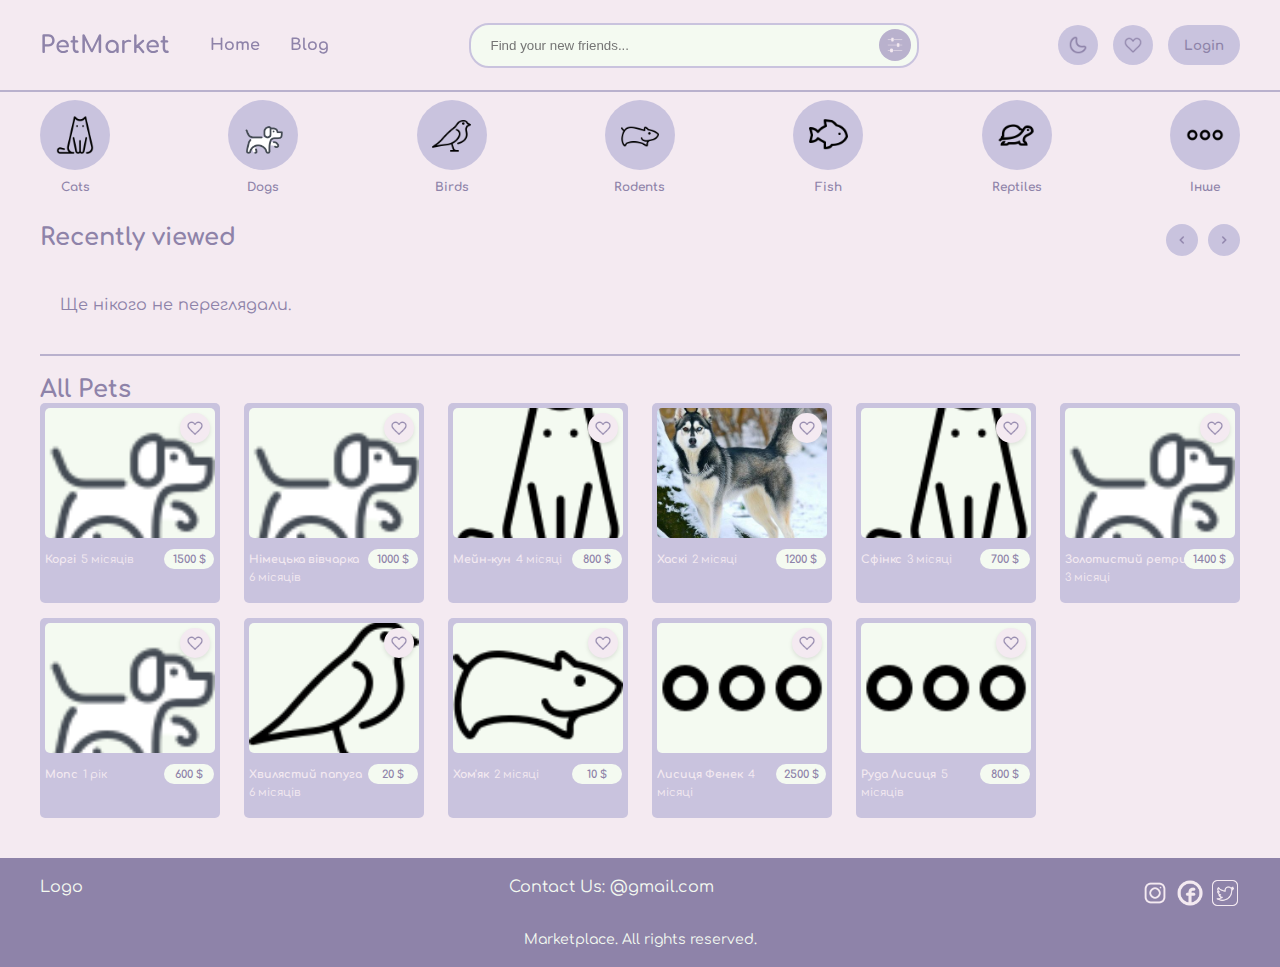
<file: index.html>
<!DOCTYPE html>
<html lang="uk">
<head>
    <meta charset="UTF-8">
    <meta name="viewport" content="width=device-width, initial-scale=1.0">
    <title>PetMarket - Головна</title>
    <link rel="icon" href="1/favicon.png" type="image/png">
    
    <script>
        (function() {
            if (localStorage.getItem('theme') === 'dark') {
                document.documentElement.classList.add('dark-theme');
            }
        })();
    </script>
    <link rel="preconnect" href="https://fonts.googleapis.com">
    <link rel="preconnect" href="https://fonts.gstatic.com" crossorigin>
    <link href="https://fonts.googleapis.com/css2?family=Comfortaa:wght@300;400;700&display=swap" rel="stylesheet">
    
    <script src="local-database.js"></script>
    <script src="theme.js"></script>
    <script src="auth.js"></script>

    <style>
        :root {
            --bg-page: #F4EAF1; --bg-element: #F4FAF1; --purple-light: #C9C3DE;
            --purple-medium: #B9B1CD; --purple-accent: #B6A8CA; --purple-dark: #8E83A9;
            --container-width: 1230px; --text-color: #8E83A9; --card-bg: #C9C3DE;
            --footer-bg: #8E83A9; --footer-text: #F4FAF1;
        }
        
        html.dark-theme, body.dark-theme, html.dark-theme body {
            --bg-page: #2E2B36; --bg-element: #3F3D4B; --purple-light: #4A4758;
            --purple-medium: #5D5A6E; --purple-accent: #8E83A9; --purple-dark: #F4EAF1;
            --text-color: #F4EAF1; --card-bg: #4A4758;
            --footer-bg: #1F1D24; --footer-text: #C9C3DE;
        }

        * { box-sizing: border-box; margin: 0; padding: 0; }
        body { font-family: 'Comfortaa', sans-serif; background-color: var(--bg-page); color: var(--text-color); margin: 0; transition: color 0.3s; }
        body.loaded { transition: background-color 0.3s, color 0.3s; }
        
        a { text-decoration: none; color: inherit; }
        ul { list-style: none; }
        button { font-family: 'Comfortaa', sans-serif; border: none; cursor: pointer; }
        .container { width: 100%; max-width: var(--container-width); margin: 0 auto; padding: 0 15px; }
        
        /* HEADER (z-index 100) */
        .header-wrapper { width: 100%; background: var(--bg-page); box-shadow: 0 2px 0 0 #B9B1CD; position: sticky; top: 0; z-index: 100; transition: background-color 0.3s; }
        .header { display: flex; align-items: center; justify-content: space-between; height: 90px; }
        .header-left { display: flex; gap: 40px; align-items: center; }
        .logo { font-weight: 700; font-size: 24px; color: var(--text-color); }
        .nav-menu { display: flex; gap: 30px; }
        .nav-link { font-weight: 700; color: var(--text-color); }
        .search-bar-container { position: relative; width: 450px; height: 45px; z-index: 10; }
        .search-input { width: 100%; height: 100%; background: var(--bg-element); border: 2px solid var(--purple-light); border-radius: 20px; padding: 0 50px 0 20px; outline: none; color: var(--text-color); transition: background 0.3s; }
        .filter-btn-mini { position: absolute; right: 8px; top: 50%; transform: translateY(-50%); width: 32px; height: 32px; background: var(--purple-medium); border-radius: 50%; display: flex; justify-content: center; align-items: center; cursor: pointer; z-index: 20; }
        .header-icons { display: flex; gap: 15px; z-index: 101; position: relative; }
        .icon-btn { width: 40px; height: 40px; border-radius: 50%; background: var(--purple-light); display: flex; justify-content: center; align-items: center; cursor: pointer; position: relative; transition: background 0.3s; }
        .icon-btn img { width: 20px; pointer-events: none; }
        .login-btn { padding: 8px 16px; background: var(--purple-light); border-radius: 20px; font-weight: 700; color: var(--text-color); cursor: pointer; position: relative; transition: background 0.3s; }

        .quick-filters-section { padding: 10px 0; }
        .quick-filters { display: flex; justify-content: space-between; overflow-x: auto; scrollbar-width: none; }
        .filter-circle-item { display: flex; flex-direction: column; align-items: center; gap: 10px; width: 70px; flex-shrink: 0; cursor: pointer; }
        .circle-icon { width: 70px; height: 70px; background: #C9C3DE; border-radius: 50%; display: flex; justify-content: center; align-items: center; overflow: hidden; }
        .circle-icon-img { width: 55%; height: 55%; object-fit: contain; }
        .filter-label { font-size: 12px; font-weight: 700; color: var(--text-color); }

        .recently-viewed-header { display: flex; justify-content: space-between; margin: 20px 0; }
        .section-title { font-size: 24px; font-weight: 700; color: var(--text-color); }
        .nav-arrows { display: flex; gap: 10px; }
        .nav-arrow { width: 32px; height: 32px; background: var(--purple-light); border-radius: 50%; display: flex; justify-content: center; align-items: center; cursor: pointer; transition: background 0.3s; }
        .nav-arrow img { width: 16px; }

        .carousel-viewport { overflow: hidden; padding: 15px 0; margin: -15px 0; }
        .carousel-track { display: flex; gap: 15px; width: max-content; transition: transform 0.4s; }

        .divider-line { width: 100%; height: 2px; background-color: #B9B1CD; margin: 20px 0; }
        .pets-grid { display: grid; grid-template-columns: repeat(auto-fill, 180px); gap: 15px; justify-content: space-between; }

        a.pet-card { display: flex; flex-direction: column; align-items: center; padding: 5px; gap: 6px; width: 180px; height: 200px; background: var(--card-bg); border-radius: 5px; text-decoration: none; position: relative; z-index: 1; transition: background 0.3s; }
        a.pet-card:hover { transform: translateY(-5px); box-shadow: 0 10px 15px rgba(0,0,0, 0.2); z-index: 10; }
        .pet-card-image-area { width: 170px; height: 130px; background: var(--bg-element); border-radius: 5px; background-size: cover; background-position: center; position: relative; transition: background 0.3s; }
        .like-button { position: absolute; top: 5px; right: 5px; width: 30px; height: 30px; background-color: #F4EAF1; background-size: 18px; background-position: center; background-repeat: no-repeat; border-radius: 50%; z-index: 2; border: none; cursor: pointer; box-shadow: 0 2px 4px rgba(0,0,0,0.1); }
        .pet-card-info { display: flex; width: 170px; padding-top: 5px; }
        .pet-card-text { width: 119px; }
        .pet-title { font-size: 11px; font-weight: 700; color: #F4EAF1; white-space: nowrap; overflow: hidden; text-overflow: ellipsis; }
        .pet-age { font-size: 11px; color: #F4EAF1; }
        .price-badge { width: 50px; height: 20px; background: var(--bg-element); border-radius: 50px; font-size: 11px; font-weight: 700; color: var(--purple-dark); display: flex; justify-content: center; align-items: center; transition: background 0.3s; }

        .footer { background: var(--footer-bg); color: var(--footer-text); padding: 20px 0; margin-top: 40px; transition: background-color 0.3s; }
        .footer-content { display: flex; justify-content: space-between; padding-bottom: 20px; }
        .social-icon img { width: 30px; }
        .footer-copyright { text-align: center; font-size: 14px; }

        /* AUTH & FILTER MODALS */
        .auth-overlay, .filter-overlay { position: fixed; top: 0; left: 0; width: 100%; height: 100%; background: rgba(0,0,0,0.5); z-index: 3000; display: none; justify-content: center; align-items: center; }
        .auth-overlay.open, .filter-overlay.open { display: flex; }
        .auth-box { background: var(--bg-element); padding: 30px; border-radius: 20px; width: 350px; text-align: center; position: relative; }
        .auth-title { font-size: 24px; font-weight: 700; margin-bottom: 20px; color: var(--text-color); }
        .auth-input { width: 100%; padding: 12px; margin-bottom: 15px; border-radius: 10px; border: 1px solid var(--purple-light); background: var(--bg-page); color: var(--text-color); }
        .auth-btn { width: 100%; padding: 12px; background: var(--purple-accent); color: white; border-radius: 10px; font-weight: 700; margin-bottom: 10px; cursor: pointer; }
        .auth-close { float: right; cursor: pointer; color: var(--text-color); font-size: 20px; position: absolute; top: 20px; right: 20px; }
        .auth-link { font-size: 12px; color: var(--purple-dark); cursor: pointer; text-decoration: underline; }

        /* FILTER MODAL */
        .filter-overlay { position: fixed; top: 0; left: 0; width: 100%; height: 100%; background: rgba(0,0,0,0.3); z-index: 1500; display: none; cursor: pointer; }
        .filter-overlay.open { display: block; }
        
        .filter-modal { 
            position: fixed; top: 0; right: -400px; width: 350px; height: 100vh; 
            background-color: var(--bg-page); box-shadow: -2px 0 10px rgba(0,0,0,0.2); 
            z-index: 2000; 
            transition: right 0.3s ease; padding: 20px; 
            overflow-y: auto; display: flex; flex-direction: column; 
        }
        .filter-modal.open { right: 0; }

        .filter-header { display: flex; justify-content: space-between; margin-bottom: 20px; }
        .filter-title { font-size: 20px; font-weight: 700; color: var(--text-color); }
        .close-btn { font-size: 24px; color: var(--text-color); background: none; border: none; cursor: pointer; }
        .filter-group { margin-bottom: 20px; }
        .filter-label-group { font-size: 14px; font-weight: 700; color: var(--text-color); display: block; margin-bottom: 10px; }
        .filter-input { width: 100%; padding: 10px; border-radius: 10px; border: 1px solid var(--purple-light); background: var(--bg-element); color: var(--text-color); margin-bottom: 5px; }
        .gender-options { display: flex; background: var(--purple-light); border-radius: 12px; padding: 4px; gap: 5px; }
        .gender-btn { flex: 1; padding: 8px; border-radius: 10px; background: transparent; color: var(--text-color); font-size: 12px; border: none; cursor: pointer; }
        .gender-btn.active { background: var(--bg-element); font-weight: 700; }
        .toggle-row { display: flex; justify-content: space-between; align-items: center; margin-bottom: 10px; border-bottom: 1px solid var(--purple-medium); padding-bottom: 5px; font-size: 14px; color: var(--text-color); }
        .toggle-switch { position: relative; width: 40px; height: 20px; }
        .toggle-switch input { opacity: 0; width: 0; height: 0; }
        .slider { position: absolute; cursor: pointer; top: 0; left: 0; right: 0; bottom: 0; background-color: var(--purple-medium); transition: .4s; border-radius: 20px; }
        .slider:before { position: absolute; content: ""; height: 16px; width: 16px; left: 2px; bottom: 2px; background-color: white; transition: .4s; border-radius: 50%; }
        input:checked + .slider { background-color: var(--purple-accent); }
        input:checked + .slider:before { transform: translateX(20px); }
        .apply-btn { width: 100%; padding: 12px; background: var(--purple-accent); color: white; border-radius: 12px; font-weight: 700; margin-top: 20px; border: none; cursor: pointer; }
    </style>
</head>
<body>
    <div class="header-wrapper">
        <div class="container">
            <header class="header">
                <div class="header-left">
                    <div class="logo">PetMarket</div>
                    <nav class="nav-menu">
                        <a href="index.html" class="nav-link">Home</a>
                        <a href="blog.html" class="nav-link">Blog</a>
                    </nav>
                </div>
                <!-- ID s oninput -->
                <div class="search-bar-container">
                    <input type="text" class="search-input" id="main-search" placeholder="Find your new friends..." oninput="handleSearch(this.value)">
                    <button class="filter-btn-mini" onclick="openFilter()"><img src="1/Filtre.png" alt="Filter" style="width: 16px;"></button>
                </div>
                <div class="header-icons">
                    <button class="icon-btn" id="theme-toggle" title="Toggle Theme">
                        <img src="1/Moon1.png" id="theme-icon" alt="Theme">
                    </button>
                    <button class="icon-btn" title="Favorites"><img src="1/Like1.png" alt="Favorites" style="width: 20px;"></button>
                    <button class="login-btn" id="loginBtn" onclick="openLogin()">Login</button>
                </div>
            </header>
        </div>
    </div>

    <!-- AUTH MODAL -->
    <div class="auth-overlay" id="authModal">
        <div class="auth-box">
            <span class="auth-close" onclick="closeLogin()">&times;</span>
            <div class="auth-title" id="authTitle">Authorization</div>
            <input type="text" id="login-email" class="auth-input" placeholder="Login">
            <input type="password" id="login-pass" class="auth-input" placeholder="Password">
            <button class="auth-btn" id="authActionBtn" onclick="performLogin()">Sign In</button>
            <p class="auth-link" id="authSwitch" onclick="switchAuthMode()">New here? Register</p>
        </div>
    </div>

    <!-- FILTER MODAL -->
    <div class="filter-overlay" onclick="closeFilter()"></div>
    <div class="filter-modal" id="filterModal">
        <div class="filter-header">
            <span class="filter-title">Advanced Filters</span>
            <button class="close-btn" onclick="closeFilter()">&times;</button>
        </div>
        <div class="filter-group">
            <label class="filter-label-group">Price Range ($)</label>
            <div style="display:flex; gap:10px;">
                <input type="number" id="f-price-min" class="filter-input" placeholder="Min">
                <input type="number" id="f-price-max" class="filter-input" placeholder="Max">
            </div>
        </div>
        <div class="filter-group">
            <label class="filter-label-group">Gender</label>
            <div class="gender-options">
                <button class="gender-btn active" onclick="setGender(this, 'Any')">Any</button>
                <button class="gender-btn" onclick="setGender(this, 'Male')">Male</button>
                <button class="gender-btn" onclick="setGender(this, 'Female')">Female</button>
            </div>
        </div>
        <div class="filter-group">
            <label class="filter-label-group">Details</label>
            <input type="text" id="f-species" class="filter-input" placeholder="Species (e.g. Коти)" style="margin-bottom:10px;">
            <input type="text" id="f-breed" class="filter-input" placeholder="Breed" style="margin-bottom:10px;">
            <input type="text" id="f-city" class="filter-input" placeholder="City" style="margin-bottom:10px;">
            <input type="text" id="f-age" class="filter-input" placeholder="Age">
        </div>
        <div class="filter-group">
            <label class="filter-label-group">Appearance</label>
            <input type="text" id="f-color" class="filter-input" placeholder="Coat Color" style="margin-bottom:10px;">
            <input type="text" id="f-eye" class="filter-input" placeholder="Eye Color">
        </div>
        <div class="filter-group">
            <div class="toggle-row"><span>Vaccination</span><label class="toggle-switch"><input type="checkbox" id="f-vac"><span class="slider"></span></label></div>
            <div class="toggle-row"><span>Microchipped</span><label class="toggle-switch"><input type="checkbox" id="f-chip"><span class="slider"></span></label></div>
            <div class="toggle-row"><span>Neutered</span><label class="toggle-switch"><input type="checkbox" id="f-neu"><span class="slider"></span></label></div>
            <div class="toggle-row"><span>Parasite Treated</span><label class="toggle-switch"><input type="checkbox" id="f-par"><span class="slider"></span></label></div>
            <div class="toggle-row"><span>Vet Passport</span><label class="toggle-switch"><input type="checkbox" id="f-pass"><span class="slider"></span></label></div>
        </div>
        <button class="apply-btn" onclick="applyFilters()">Apply Filters</button>
    </div>

    <div class="container main-content-wrapper">
        <section class="quick-filters-section">
            <div class="quick-filters">
                <div class="filter-circle-item" onclick="filterSpecies('Cats')"><div class="circle-icon"><img src="1/cat.png" class="circle-icon-img" alt="Cats"></div><span class="filter-label">Cats</span></div>
                <div class="filter-circle-item" onclick="filterSpecies('Dogs')"><div class="circle-icon"><img src="1/dog.png" class="circle-icon-img" alt="Dogs"></div><span class="filter-label">Dogs</span></div>
                <div class="filter-circle-item" onclick="filterSpecies('Birds')"><div class="circle-icon"><img src="1/bird.png" class="circle-icon-img" alt="Birds"></div><span class="filter-label">Birds</span></div>
                <div class="filter-circle-item" onclick="filterSpecies('Rodents')"><div class="circle-icon"><img src="1/rodent.png" class="circle-icon-img" alt="Rodents"></div><span class="filter-label">Rodents</span></div>
                <div class="filter-circle-item" onclick="filterSpecies('Fish')"><div class="circle-icon"><img src="1/fish.png" class="circle-icon-img" alt="Fish"></div><span class="filter-label">Fish</span></div>
                <div class="filter-circle-item" onclick="filterSpecies('Reptiles')"><div class="circle-icon"><img src="1/reptile.png" class="circle-icon-img" alt="Reptiles"></div><span class="filter-label">Reptiles</span></div>
                <div class="filter-circle-item" onclick="filterSpecies('Інше')"><div class="circle-icon"><img src="1/other.png" class="circle-icon-img" alt="Other"></div><span class="filter-label">Інше</span></div>
            </div>
        </section>

        <section class="recently-viewed-section">
            <div class="recently-viewed-header">
                <h2 class="section-title">Recently viewed</h2>
                <div class="nav-arrows">
                    <div class="nav-arrow" id="prevBtn"><img src="1/arrow_left.png" style="width:16px;"></div>
                    <div class="nav-arrow" id="nextBtn"><img src="1/arrow_right.png" style="width:16px;"></div>
                </div>
            </div>
            <div class="carousel-viewport">
                <div class="carousel-track" id="track"></div>
            </div>
        </section>

        <div class="divider-line"></div>

        <section class="all-pets-section">
            <h2 class="section-title">All Pets</h2>
            <div class="pets-grid" id="pets-grid"></div>
        </section>
    </div>

    <footer class="footer">
        <div class="container">
            <div class="footer-content">
                <div class="footer-logo"><span>Logo</span></div>
                <div class="footer-contact"><span>Contact Us: </span><span>@gmail.com</span></div>
                <div class="footer-social">
                    <a href="#" class="social-icon"><img src="1/insta.png"></a>
                    <a href="#" class="social-icon"><img src="1/Face.png"></a>
                    <a href="#" class="social-icon"><img src="1/Tw.png"></a>
                </div>
            </div>
            <div class="footer-copyright"><p>Marketplace. All rights reserved.</p></div>
        </div>
    </footer>

    <script src="carousel.js"></script>
    <script src="filter.js"></script>
    <script>
        let currentGender = 'Any';
        let currentSpecies = null;

        function toggleLike(event, id, category, isLight) {
            event.preventDefault(); event.stopPropagation();
            if(window.LocalDB) {
                // Check auth
                if (!window.LocalDB.getCurrentUser()) {
                    openLogin();
                    return;
                }
                const isLiked = window.LocalDB.toggleFavorite(id, category);
                const btn = event.target;
                if (isLiked) { btn.style.backgroundImage = "url('1/Like2.png')"; } 
                else { btn.style.backgroundImage = "url('1/Like1.png')"; }
            }
        }

        // FILTER 
        function openFilter() { 
            resetFilterUI();
            document.getElementById('filterModal').classList.add('open'); 
            document.querySelector('.filter-overlay').classList.add('open'); 
        }
        function closeFilter() { 
            document.getElementById('filterModal').classList.remove('open'); 
            document.querySelector('.filter-overlay').classList.remove('open'); 
        }
        function resetFilterUI() {
            document.querySelectorAll('.filter-input').forEach(i => i.value = '');
            document.querySelectorAll('input[type="checkbox"]').forEach(c => c.checked = false);
            setGender(document.querySelector('.gender-btn'), 'Any');
            currentSpecies = null;
        }

        function setGender(btn, val) {
            currentGender = val;
            document.querySelectorAll('.gender-btn').forEach(b => b.classList.remove('active'));
            if(btn) btn.classList.add('active');
        }

        function filterSpecies(val) {
            currentSpecies = val;
            applyFilters();
        }

        // пошук
        function handleSearch(val) {
            applyFilters(val); 
        }

        function applyFilters(searchValue = null) {
            const query = searchValue !== null ? searchValue : document.getElementById('main-search').value;

            const criteria = {
                searchQuery: query, 
                species: currentSpecies || document.getElementById('f-species').value,
                breed: document.getElementById('f-breed').value,
                priceMin: document.getElementById('f-price-min').value,
                priceMax: document.getElementById('f-price-max').value,
                gender: currentGender,
                city: document.getElementById('f-city').value,
                age: document.getElementById('f-age').value,
                color: document.getElementById('f-color').value,
                eyeColor: document.getElementById('f-eye').value,
                is_vaccinated: document.getElementById('f-vac').checked,
                is_microchipped: document.getElementById('f-chip').checked,
                is_neutered: document.getElementById('f-neu').checked,
                is_parasite_treated: document.getElementById('f-par').checked,
                has_vet_passport: document.getElementById('f-pass').checked
            };
            
            if (document.getElementById('f-species').value) {
                criteria.species = document.getElementById('f-species').value;
            }

            const pets = window.LocalDB.filterPets(criteria);
            renderPets(pets);
            if(searchValue === null) closeFilter();
        }

        function renderPets(data) {
            const grid = document.getElementById('pets-grid');
            grid.innerHTML = '';

            if (data.length === 0) {
                grid.innerHTML = '<p>Nothing found.</p>';
                return;
            }

            data.forEach(pet => {
                const img = pet.photo_urls[0] || '1/dog.png';
                const isLiked = window.LocalDB.isFavorite(pet.id);
                const likeIcon = isLiked ? '1/Like2.png' : '1/Like1.png';
                const html = `
                <a href="pet-details.html?id=${pet.id}" class="pet-card">
                    <div class="pet-card-image-area" style="background-image: url('${img}');">
                        <button class="like-button" style="background-image: url('${likeIcon}')" onclick="toggleLike(event, '${pet.id}', 'Home')"></button>
                    </div>
                    <div class="pet-card-info">
                        <div class="pet-card-text">
                            <span class="pet-title">${pet.breeds.name}</span>
                            <span class="pet-age">${pet.age}</span>
                        </div>
                        <div class="price-badge">${pet.price} $</div>
                    </div>
                </a>`;
                grid.insertAdjacentHTML('beforeend', html);
            });
        }

        // історія перегляду
        function loadRecentlyViewed() {
            const track = document.getElementById('track');
            if(!track) return;
            track.innerHTML = '';
            
            const recent = window.LocalDB.getRecentlyViewed(); 
            
            if(recent.length > 0) {
                 recent.forEach(item => {
                    let link, img, title, likeIcon, clickType, ageText;
                    
                    if (item.type === 'pet') {
                        link = `pet-details.html?id=${item.id}`;
                        img = item.photo_urls[0] || '1/dog.png';
                        title = item.breeds.name;
                        likeIcon = window.LocalDB.isFavorite(item.id) ? '1/Like2.png' : '1/Like1.png';
                        clickType = 'Home';
                        ageText = `<span class="pet-age">${item.age}</span>`;
                        
                        track.insertAdjacentHTML('beforeend', `
                        <a href="${link}" class="pet-card">
                            <div class="pet-card-image-area" style="background-image: url('${img}');">
                                <button class="like-button" style="background-image: url('${likeIcon}')" onclick="toggleLike(event, '${item.id}', 'Home')"></button>
                            </div>
                            <div class="pet-card-info">
                                <div class="pet-card-text"><span class="pet-title">${title}</span>${ageText}</div>
                                <div class="price-badge">${item.price || '-'} $</div>
                            </div>
                        </a>`);
                        
                    } else {
                      
                        link = `breed-details.html?id=${item.id}`;
                        img = item.image_url || '1/dog.png';
                        title = item.name;
                        likeIcon = window.LocalDB.isFavorite(item.id) ? '1/LikeW2.png' : '1/LikeW1.png';
                        clickType = 'Blog';
                        
                   
                        track.insertAdjacentHTML('beforeend', `
                        <a href="${link}" class="pet-card" style="background:linear-gradient(0.02deg, rgba(142, 131, 169, 0.9) 0.02%, rgba(201, 195, 222, 0.4) 60.09%, rgba(201, 195, 222, 0.1) 99.98%), url('${img}'); background-size: cover; background-position: center;">
                            <button class="like-button" style="background-image: url('${likeIcon}')" onclick="toggleLike(event, '${item.id}', 'Blog', true)"></button>
                            <div style="margin-top:auto; width:100%; padding:5px;">
                                <span class="pet-title" style="color:#FFF">${title}</span>
                            </div>
                        </a>`);
                    }
                 });
                 setTimeout(() => window.dispatchEvent(new Event('resize')), 100);
            } else {
                track.innerHTML = '<p style="padding:20px;">Ще нікого не переглядали.</p>';
            }
        }

        document.addEventListener('DOMContentLoaded', () => {
             updateLoginButton();
             setTimeout(() => document.body.classList.add('loaded'), 100);
             
             const all = window.LocalDB.getPets();
             renderPets(all);
             
             loadRecentlyViewed();
             
             setTimeout(() => window.dispatchEvent(new Event('resize')), 100);
        });
    </script>
</body>
</html>
</file>
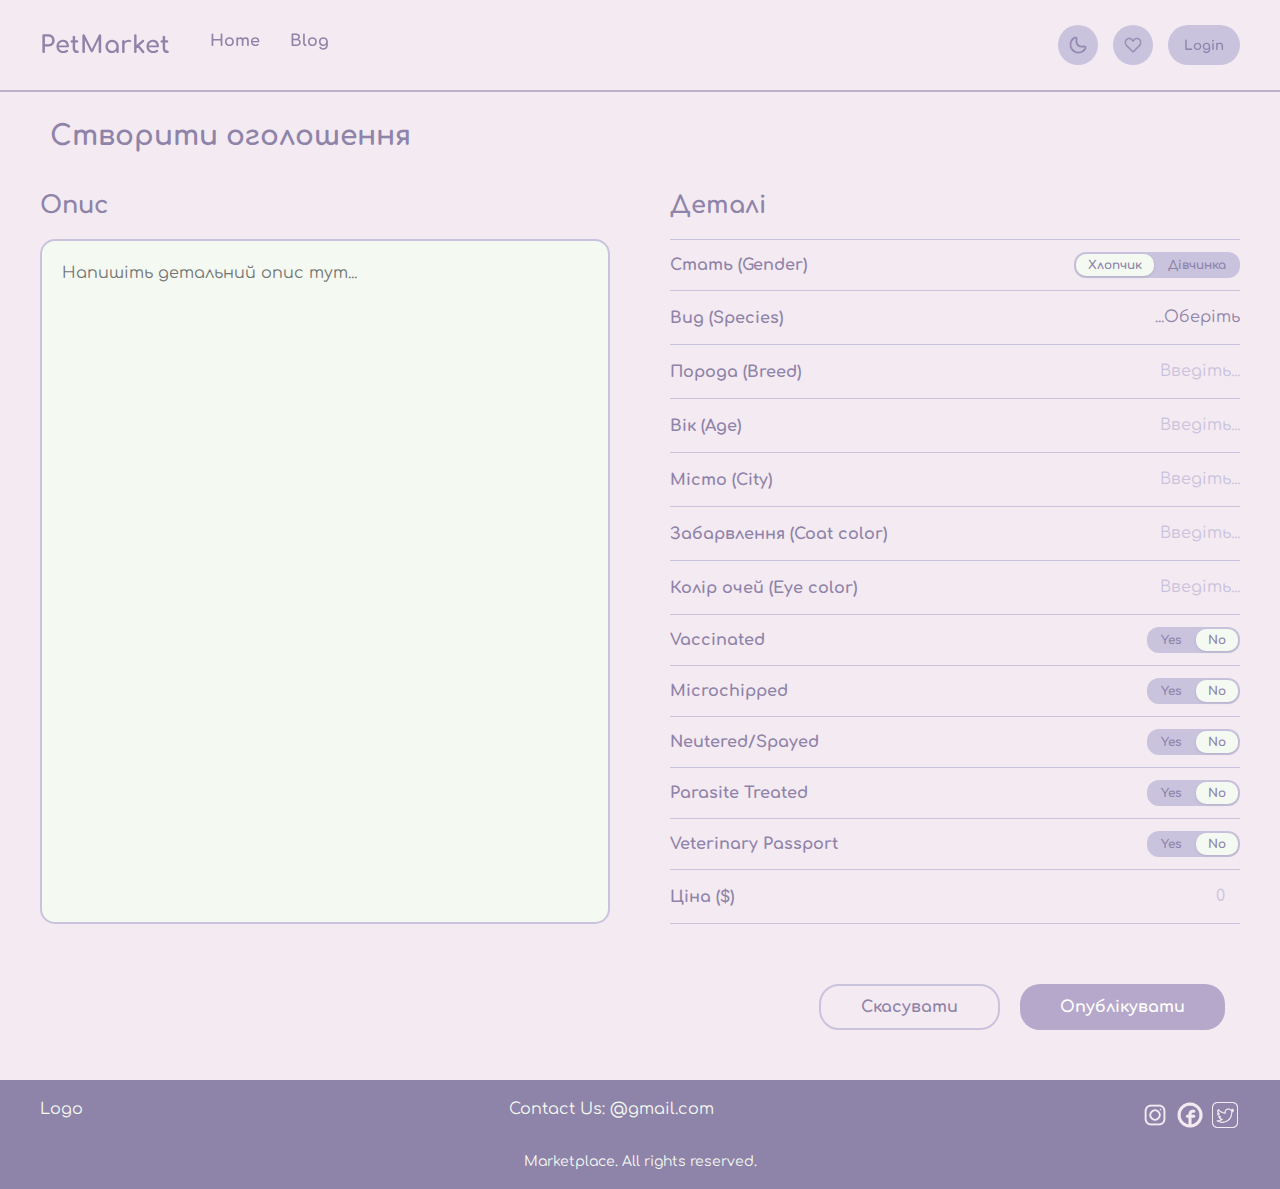
<file: add-ad.html>
<!DOCTYPE html>
<html lang="uk">
<head>
    <meta charset="UTF-8">
    <meta name="viewport" content="width=device-width, initial-scale=1.0">
    <title>PetMarket - Нове оголошення</title>
    <link rel="icon" href="1/favicon.png" type="image/png">
    
    <script>
        (function() {
            if (localStorage.getItem('theme') === 'dark') {
                document.documentElement.classList.add('dark-theme');
            }
        })();
    </script>
    <link rel="preconnect" href="https://fonts.googleapis.com">
    <link rel="preconnect" href="https://fonts.gstatic.com" crossorigin>
    <link href="https://fonts.googleapis.com/css2?family=Comfortaa:wght@300;400;700&display=swap" rel="stylesheet">
    
    <script src="local-database.js"></script>
    <script src="theme.js"></script>
    <script src="auth.js"></script>

    <style>
        :root { 
            --bg-page: #F4EAF1; --bg-element: #F4FAF1; --purple-light: #C9C3DE; 
            --purple-medium: #B9B1CD; --purple-accent: #B6A8CA; --purple-dark: #8E83A9; 
            --container-width: 1230px; --text-color: #8E83A9; 
            --footer-bg: #8E83A9; --footer-text: #F4FAF1; 
        }
        
        html.dark-theme, body.dark-theme, html.dark-theme body { 
            --bg-page: #2E2B36; --bg-element: #3F3D4B; --purple-light: #4A4758; 
            --purple-medium: #5D5A6E; --purple-accent: #8E83A9; --purple-dark: #F4EAF1; 
            --text-color: #F4EAF1; --footer-bg: #1F1D24; --footer-text: #C9C3DE; 
        }
        
        * { box-sizing: border-box; margin: 0; padding: 0; }
        body { font-family: 'Comfortaa', sans-serif; background-color: var(--bg-page); color: var(--text-color); margin: 0; display: flex; flex-direction: column; min-height: 100vh; transition: color 0.3s; }
        a { text-decoration: none; color: inherit; }
        button { border: none; cursor: pointer; font-family: 'Comfortaa'; }
        .container { width: 100%; max-width: var(--container-width); margin: 0 auto; padding: 0 15px; }
        
        /* HEADER */
        .header-wrapper { width: 100%; background: var(--bg-page); box-shadow: 0 2px 0 0 #B9B1CD; position: sticky; top: 0; z-index: 100; transition: background-color 0.3s; }
        .header { display: flex; justify-content: space-between; align-items: center; height: 90px; }
        .header-left { display: flex; gap: 40px; }
        .logo { font-weight: 700; font-size: 24px; color: var(--text-color); }
        .nav-menu { display: flex; gap: 30px; }
        .nav-link { font-weight: 700; }
        .header-icons { display: flex; gap: 15px; }
        .icon-btn { width: 40px; height: 40px; border-radius: 50%; background: var(--purple-light); display: flex; justify-content: center; align-items: center; }
        .icon-btn img { width: 20px; }
        .login-btn { padding: 8px 16px; background: var(--purple-light); border-radius: 20px; font-weight: 700; color: var(--text-color); }

        /* PAGE LAYOUT */
        .page-title { font-size: 28px; font-weight: 700; margin: 30px 0 40px; text-align: left; padding-left: 10px; }

        .create-ad-grid {
            display: grid;
            grid-template-columns: 1fr 1fr;
            gap: 60px;
            margin-bottom: 60px;
        }

        @media (max-width: 900px) {
            .create-ad-grid { grid-template-columns: 1fr; gap: 30px; }
        }

        /* LEFT SIDE - DESCRIPTION */
        .left-column {
            display: flex;
            flex-direction: column;
        }
        
        .desc-label { font-size: 24px; font-weight: 700; margin-bottom: 20px; color: var(--text-color); }
        
        .desc-area {
            width: 100%; 
            height: 100%;
            min-height: 400px;
            padding: 20px; 
            border-radius: 15px;
            border: 2px solid var(--purple-light);
            background: var(--bg-element); 
            color: var(--text-color);
            font-family: 'Comfortaa'; 
            font-size: 16px; 
            line-height: 1.5;
            resize: none; 
            outline: none;
            transition: border-color 0.3s;
        }
        .desc-area:focus { border-color: var(--purple-accent); }

        /* RIGHT SIDE - SPECS TABLE */
        .right-column {
            display: flex;
            flex-direction: column;
        }

        .specs-title { font-size: 24px; font-weight: 700; margin-bottom: 20px; color: var(--text-color); }

        .specs-table { display: flex; flex-direction: column; width: 100%; }

        .spec-row {
            display: flex;
            justify-content: space-between;
            align-items: center;
            padding: 12px 0;
            border-top: 1px solid var(--purple-light);
            font-size: 16px;
        }
        .spec-row:last-child { border-bottom: 1px solid var(--purple-light); }

        .spec-label { font-weight: 700; color: var(--text-color); }
        .spec-input-container { display: flex; align-items: center; justify-content: flex-end; }

        /* INPUTS (Stealth Mode) */
        .table-input {
            width: 200px;
            padding: 5px 0;
            border: none;
            border-bottom: 1px dashed transparent;
            background: transparent;
            color: var(--text-color);
            font-family: 'Comfortaa';
            font-size: 16px;
            outline: none;
            text-align: right;
            transition: border-color 0.3s;
        }
        .table-input:hover { border-bottom-color: var(--purple-medium); }
        .table-input:focus { border-bottom: 1px solid var(--purple-accent); }
        .table-input::placeholder { color: var(--purple-light); }

        /* SELECT STYLING */
        select.table-input {
            cursor: pointer;
            direction: rtl;
            appearance: none;
        }

        /* TOGGLES */
        .toggle-group {
            display: flex;
            background: var(--purple-light);
            border-radius: 12px;
            padding: 2px;
            gap: 2px;
        }

        .toggle-option {
            padding: 4px 12px;
            border-radius: 10px;
            font-size: 12px;
            font-weight: 700;
            color: var(--text-color);
            cursor: pointer;
            transition: background 0.3s, color 0.3s;
            user-select: none;
        }

        .toggle-option.active {
            background: var(--bg-element);
            color: var(--purple-dark);
            box-shadow: 0 1px 3px rgba(0,0,0,0.1);
        }
        
        .hidden-check { display: none; }

        /* BOTTOM ACTIONS */
        .action-buttons {
            display: flex;
            justify-content: flex-end;
            gap: 20px;
            margin-bottom: 50px;
            padding-right: 15px;
        }

        .btn-submit {
            padding: 12px 40px;
            background: var(--purple-accent);
            color: white;
            border-radius: 20px;
            font-weight: 700;
            font-size: 16px;
            transition: 0.3s;
        }
        .btn-submit:hover { opacity: 0.9; transform: translateY(-2px); }
        
        .btn-cancel {
            padding: 12px 40px;
            background: transparent;
            color: var(--text-color);
            border: 2px solid var(--purple-light);
            border-radius: 20px;
            font-weight: 700;
            font-size: 16px;
            transition: 0.3s;
        }
        .btn-cancel:hover { background: var(--bg-element); }

        .footer { background: var(--footer-bg); color: var(--footer-text); padding: 20px 0; margin-top: auto; }
        .footer-content { display: flex; justify-content: space-between; padding-bottom: 20px; }
        .social-icon img { width: 30px; }
        .footer-copyright { text-align: center; font-size: 14px; }
    </style>
</head>
<body>
    <div class="header-wrapper">
        <div class="container">
            <header class="header">
                <div class="header-left">
                    <div class="logo">PetMarket</div>
                    <nav class="nav-menu">
                        <a href="index.html" class="nav-link">Home</a>
                        <a href="blog.html" class="nav-link">Blog</a>
                    </nav>
                </div>
                <div class="header-icons">
                    <button class="icon-btn" id="theme-toggle"><img src="1/Moon1.png" id="theme-icon"></button>
                    <button class="icon-btn"><img src="1/Like1.png" style="width: 20px;"></button>
                    <button class="login-btn" id="loginBtn">Login</button>
                </div>
            </header>
        </div>
    </div>

    <div class="container">
        <h1 class="page-title">Створити оголошення</h1>

        <div class="create-ad-grid">
            <!-- LEFT COLUMN: DESCRIPTION -->
            <div class="left-column">
                <div class="desc-label">Опис</div>
                <textarea id="ad-desc" class="desc-area" placeholder="Напишіть детальний опис тут..."></textarea>
            </div>

            <!-- RIGHT COLUMN: SPECS TABLE -->
            <div class="right-column">
                <div class="specs-title">Деталі</div>
                <div class="specs-table">
                    
                    <!-- 1. Пол -->
                    <div class="spec-row">
                        <span class="spec-label">Стать (Gender)</span>
                        <div class="spec-input-container">
                            <div class="toggle-group" id="gender-group">
                                <div class="toggle-option active" onclick="setGender('Male', this)">Хлопчик</div>
                                <div class="toggle-option" onclick="setGender('Female', this)">Дівчинка</div>
                            </div>
                            <input type="hidden" id="ad-gender" value="Male">
                        </div>
                    </div>

                    <!-- 2. Вид -->
                    <div class="spec-row">
                        <span class="spec-label">Вид (Species)</span>
                        <div class="spec-input-container">
                            <select id="ad-species" class="table-input">
                                <option value="" disabled selected>Оберіть...</option>
                                <option value="Коти">Коти</option>
                                <option value="Собаки">Собаки</option>
                                <option value="Птахи">Птахи</option>
                                <option value="Гризуни">Гризуни</option>
                                <option value="Риби">Риби</option>
                                <option value="Рептилії">Рептилії</option>
                                <option value="Інше">Інше</option>
                            </select>
                        </div>
                    </div>

                    <!-- 3. Порода -->
                    <div class="spec-row">
                        <span class="spec-label">Порода (Breed)</span>
                        <div class="spec-input-container">
                            <input type="text" id="ad-breed" class="table-input" placeholder="Введіть...">
                        </div>
                    </div>

                    <!-- 4. Вік -->
                    <div class="spec-row">
                        <span class="spec-label">Вік (Age)</span>
                        <div class="spec-input-container">
                            <input type="text" id="ad-age" class="table-input" placeholder="Введіть...">
                        </div>
                    </div>

                    <!-- 5. Місто -->
                    <div class="spec-row">
                        <span class="spec-label">Місто (City)</span>
                        <div class="spec-input-container">
                            <input type="text" id="ad-city" class="table-input" placeholder="Введіть...">
                        </div>
                    </div>

                    <!-- 6. Колір -->
                    <div class="spec-row">
                        <span class="spec-label">Забарвлення (Coat color)</span>
                        <div class="spec-input-container">
                            <input type="text" id="ad-color" class="table-input" placeholder="Введіть...">
                        </div>
                    </div>

                    <!-- 7. Очі -->
                    <div class="spec-row">
                        <span class="spec-label">Колір очей (Eye color)</span>
                        <div class="spec-input-container">
                            <input type="text" id="ad-eye" class="table-input" placeholder="Введіть...">
                        </div>
                    </div>

                    <!-- 8. Vaccinated -->
                    <div class="spec-row">
                        <span class="spec-label">Vaccinated</span>
                        <div class="spec-input-container">
                            <div class="toggle-group">
                                <div class="toggle-option" onclick="setBool('ad-vac', true, this)">Yes</div>
                                <div class="toggle-option active" onclick="setBool('ad-vac', false, this)">No</div>
                            </div>
                            <input type="checkbox" id="ad-vac" class="hidden-check">
                        </div>
                    </div>

                    <!-- 9. Microchipped -->
                    <div class="spec-row">
                        <span class="spec-label">Microchipped</span>
                        <div class="spec-input-container">
                            <div class="toggle-group">
                                <div class="toggle-option" onclick="setBool('ad-chip', true, this)">Yes</div>
                                <div class="toggle-option active" onclick="setBool('ad-chip', false, this)">No</div>
                            </div>
                            <input type="checkbox" id="ad-chip" class="hidden-check">
                        </div>
                    </div>

                    <!-- 10. Neutered/Spayed -->
                    <div class="spec-row">
                        <span class="spec-label">Neutered/Spayed</span>
                        <div class="spec-input-container">
                            <div class="toggle-group">
                                <div class="toggle-option" onclick="setBool('ad-neu', true, this)">Yes</div>
                                <div class="toggle-option active" onclick="setBool('ad-neu', false, this)">No</div>
                            </div>
                            <input type="checkbox" id="ad-neu" class="hidden-check">
                        </div>
                    </div>

                    <!-- 11. Parasite Treated -->
                    <div class="spec-row">
                        <span class="spec-label">Parasite Treated</span>
                        <div class="spec-input-container">
                            <div class="toggle-group">
                                <div class="toggle-option" onclick="setBool('ad-par', true, this)">Yes</div>
                                <div class="toggle-option active" onclick="setBool('ad-par', false, this)">No</div>
                            </div>
                            <input type="checkbox" id="ad-par" class="hidden-check">
                        </div>
                    </div>

                    <!-- 12. Veterinary Passport -->
                    <div class="spec-row">
                        <span class="spec-label">Veterinary Passport</span>
                        <div class="spec-input-container">
                            <div class="toggle-group">
                                <div class="toggle-option" onclick="setBool('ad-pass', true, this)">Yes</div>
                                <div class="toggle-option active" onclick="setBool('ad-pass', false, this)">No</div>
                            </div>
                            <input type="checkbox" id="ad-pass" class="hidden-check">
                        </div>
                    </div>

                    <!-- 13. Ціна -->
                    <div class="spec-row">
                        <span class="spec-label">Ціна ($)</span>
                        <div class="spec-input-container">
                            <input type="number" id="ad-price" class="table-input" placeholder="0">
                        </div>
                    </div>

                </div>
            </div>
        </div>

        <div class="action-buttons">
            <button class="btn-cancel" onclick="window.location.href='profile.html'">Скасувати</button>
            <button class="btn-submit" onclick="submitAd()">Опублікувати</button>
        </div>
    </div>

    <footer class="footer">
        <div class="container">
            <div class="footer-content">
                <div class="footer-logo"><span>Logo</span></div>
                <div class="footer-contact"><span>Contact Us: </span><span>@gmail.com</span></div>
                <div class="footer-social">
                    <a href="#" class="social-icon"><img src="1/insta.png"></a>
                    <a href="#" class="social-icon"><img src="1/Face.png"></a>
                    <a href="#" class="social-icon"><img src="1/Tw.png"></a>
                </div>
            </div>
            <div class="footer-copyright"><p>Marketplace. All rights reserved.</p></div>
        </div>
    </footer>

    <script>
        document.addEventListener('DOMContentLoaded', () => {
            updateLoginButton();
        });

        function setGender(val, el) {
            document.getElementById('ad-gender').value = val;
            const parent = el.parentElement;
            parent.querySelectorAll('.toggle-option').forEach(opt => opt.classList.remove('active'));
            el.classList.add('active');
        }

        function setBool(id, val, el) {
            document.getElementById(id).checked = val;
            const parent = el.parentElement;
            parent.querySelectorAll('.toggle-option').forEach(opt => opt.classList.remove('active'));
            el.classList.add('active');
        }

        function submitAd() {
            const user = window.LocalDB.getCurrentUser();
            if(!user) { alert("Будь ласка, увійдіть в акаунт."); return; }

            // Get values
            const gender = document.getElementById('ad-gender').value;
            const species = document.getElementById('ad-species').value;
            const breed = document.getElementById('ad-breed').value;
            const age = document.getElementById('ad-age').value;
            const city = document.getElementById('ad-city').value;
            const color = document.getElementById('ad-color').value;
            const eye = document.getElementById('ad-eye').value;
            const price = document.getElementById('ad-price').value;
            const desc = document.getElementById('ad-desc').value;

            // Strict Validation
            if (!species) { alert("Будь ласка, оберіть 'Вид тварини'"); return; }
            if (!breed) { alert("Будь ласка, введіть 'Породу'"); return; }
            if (!age) { alert("Будь ласка, введіть 'Вік'"); return; }
            if (!city) { alert("Будь ласка, введіть 'Місто'"); return; }
            if (!color) { alert("Будь ласка, введіть 'Забарвлення'"); return; }
            if (!eye) { alert("Будь ласка, введіть 'Колір очей'"); return; }
            if (!price) { alert("Будь ласка, введіть 'Ціну'"); return; }
            if (!desc) { alert("Будь ласка, заповніть 'Опис'"); return; }

            const newPet = {
                price: parseInt(price),
                age: age,
                gender: gender,
                color: color,
                eye_color: eye,
                city: city,
                description: desc,
                
                is_vaccinated: document.getElementById('ad-vac').checked,
                is_microchipped: document.getElementById('ad-chip').checked,
                is_neutered: document.getElementById('ad-neu').checked,
                is_parasite_treated: document.getElementById('ad-par').checked,
                has_vet_passport: document.getElementById('ad-pass').checked,
                
                // Custom handling
                is_custom: true,
                custom_breed_name: breed,
                custom_species: species,
                breed_id: 'custom'
            };

            window.LocalDB.addPet(newPet);
            alert("Оголошення успішно опубліковано!");
            window.location.href = 'profile.html';
        }
    </script>
</body>
</html>
</file>
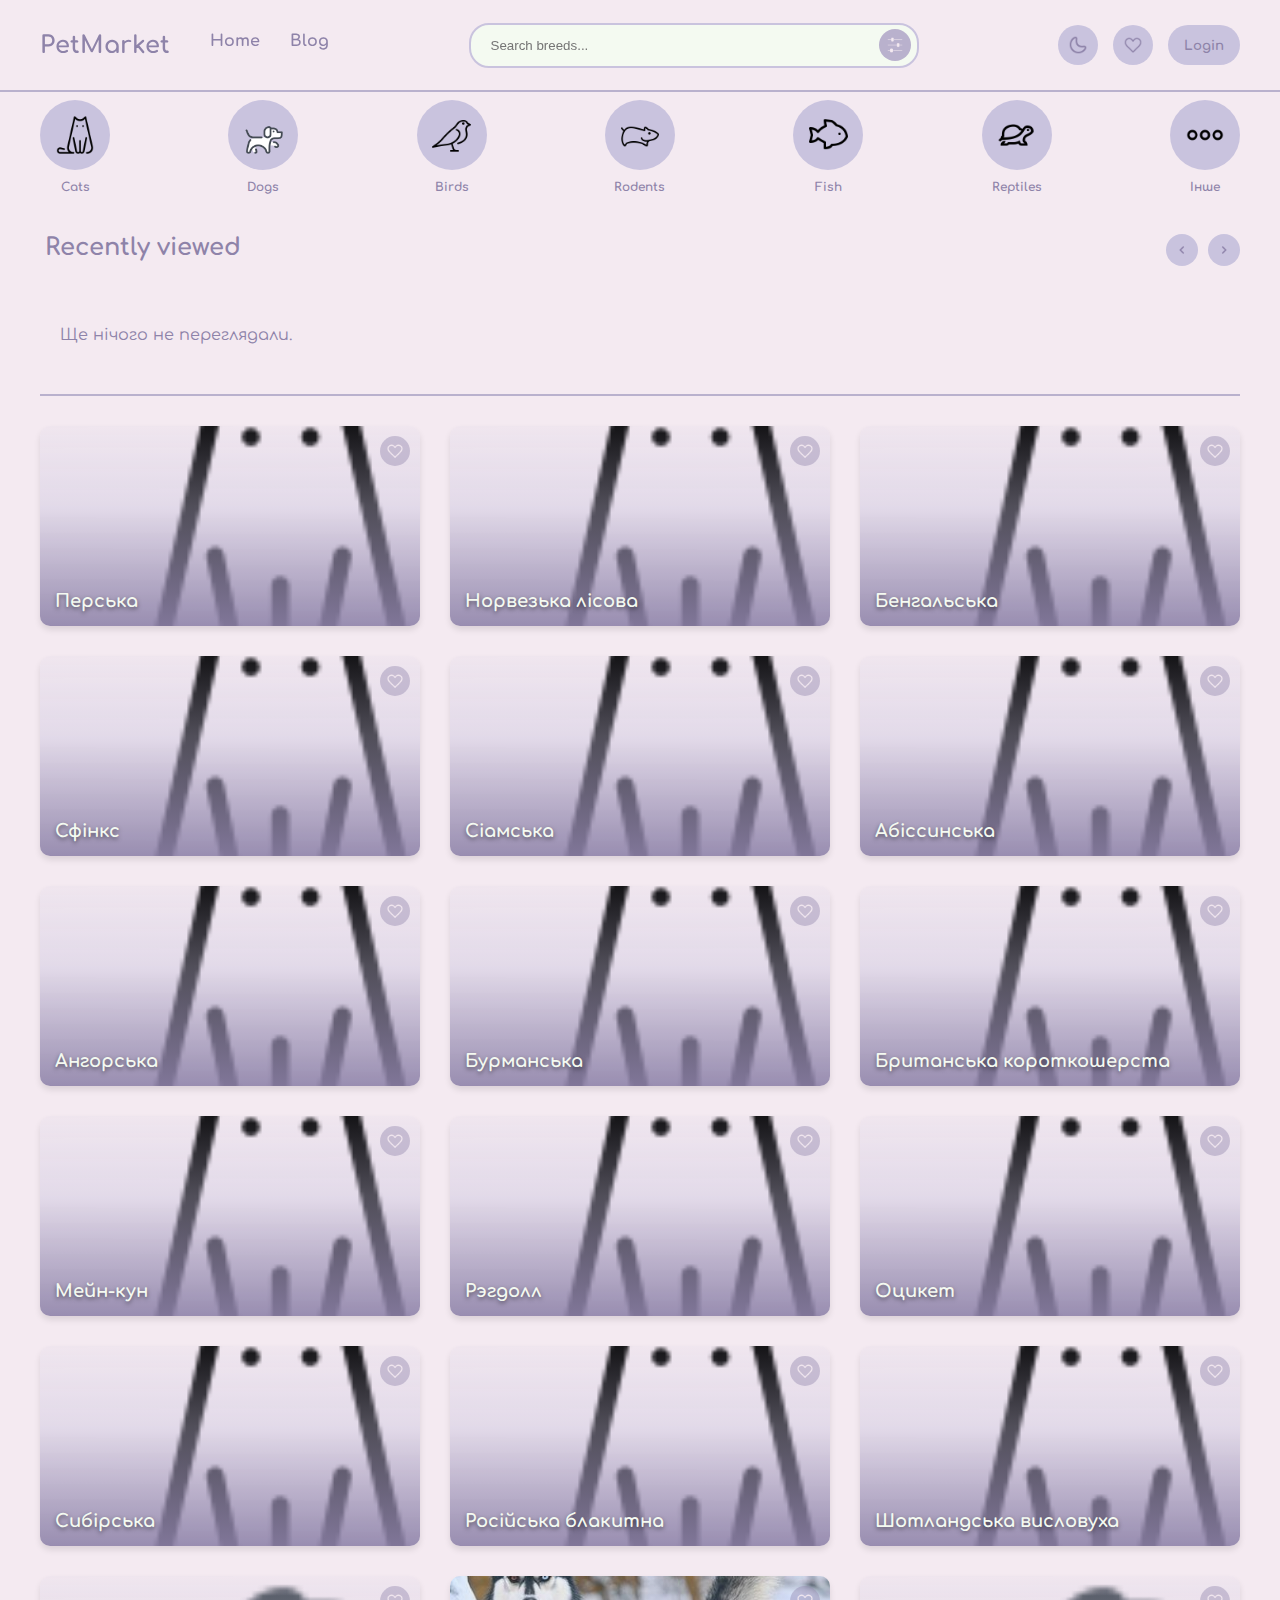
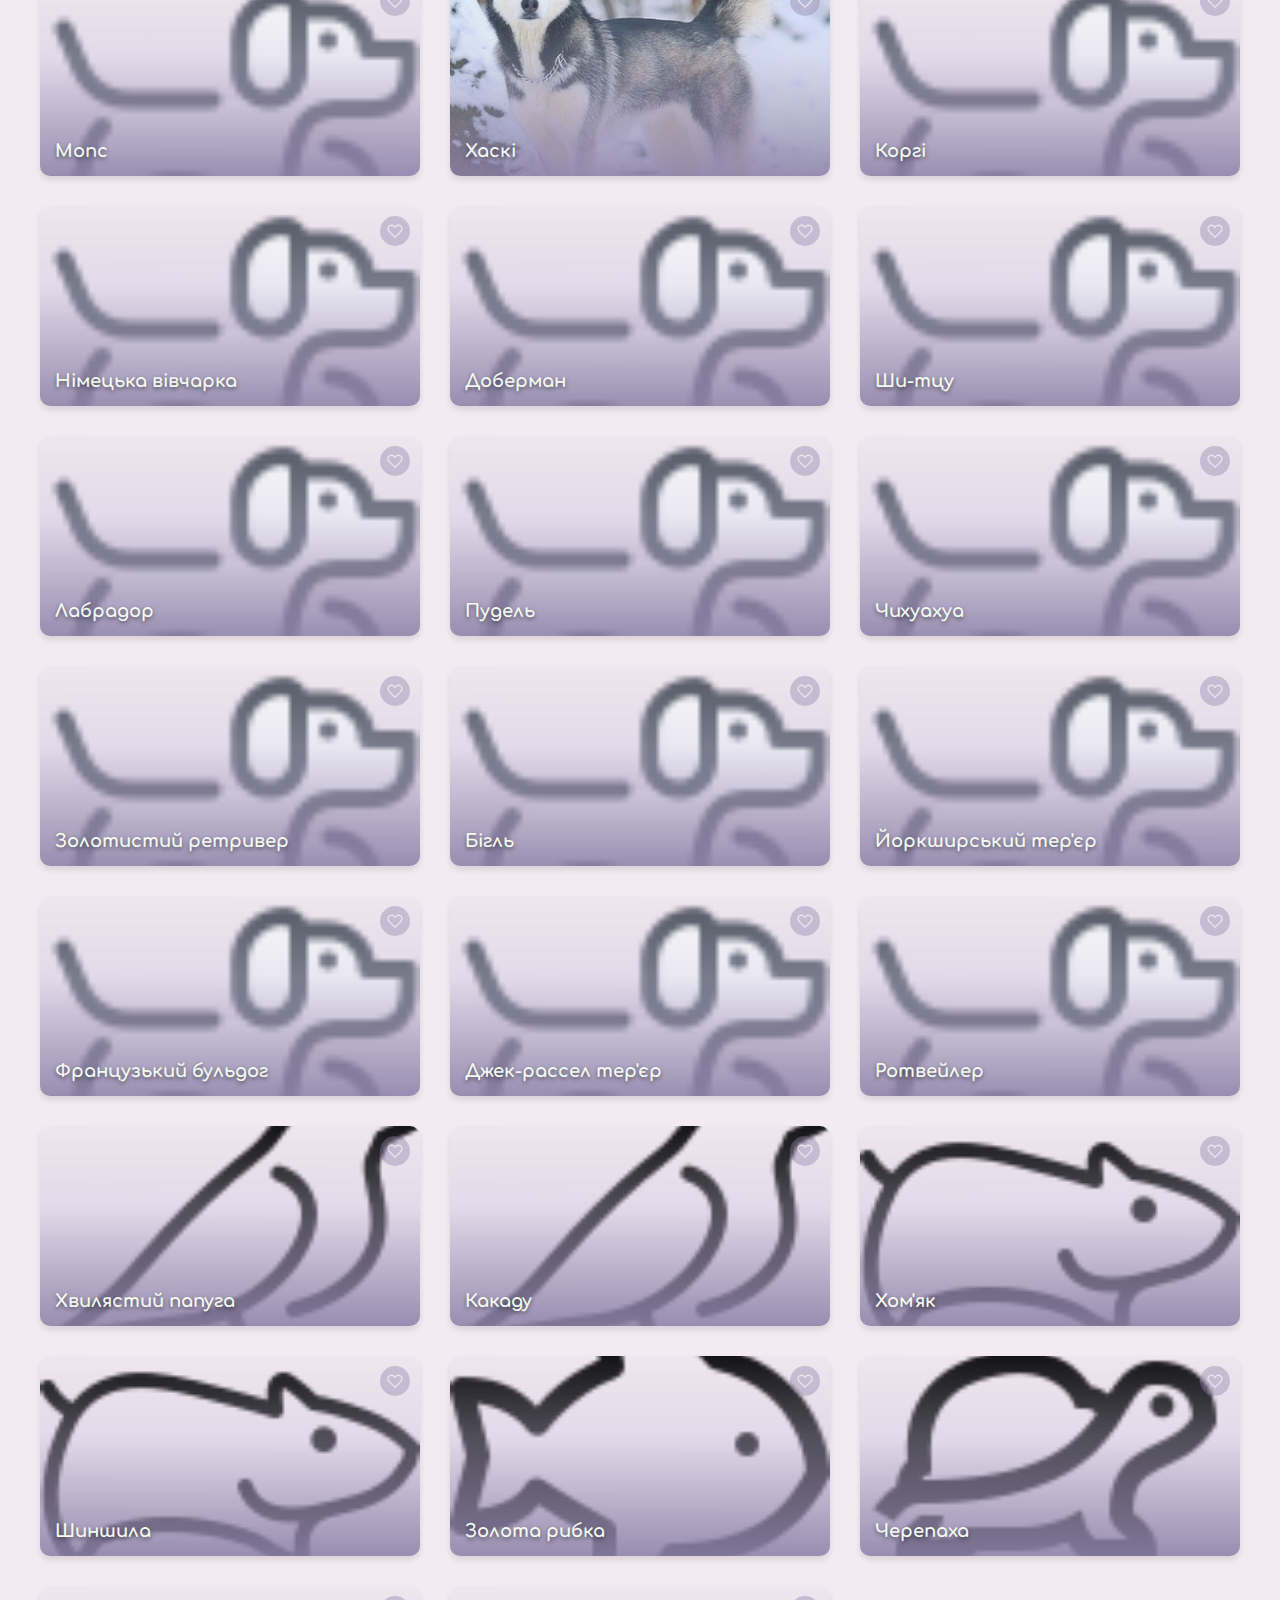
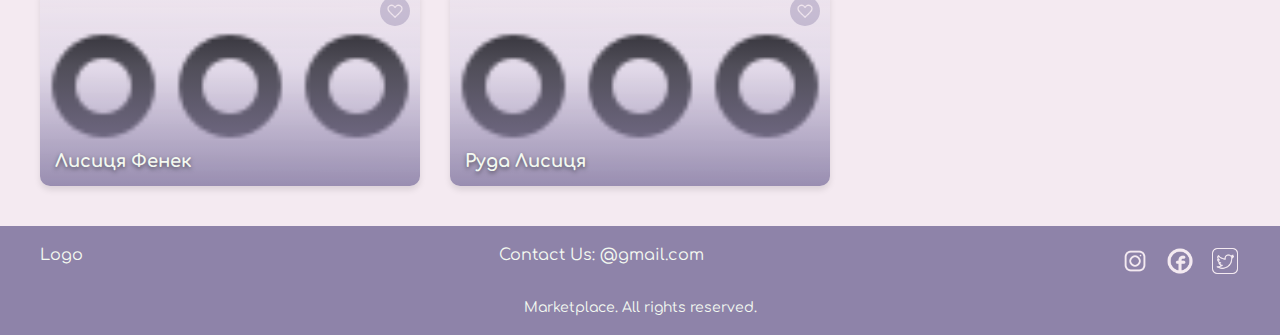
<file: blog.html>
<!DOCTYPE html>
<html lang="uk">
<head>
    <meta charset="UTF-8">
    <meta name="viewport" content="width=device-width, initial-scale=1.0">
    <title>PetMarket - Блог</title>
    <link rel="icon" href="1/favicon.png" type="image/png">
    
    <!-- Анти-блик -->
    <script>
        (function() {
            if (localStorage.getItem('theme') === 'dark') {
                document.documentElement.classList.add('dark-theme');
            }
        })();
    </script>
    <link rel="preconnect" href="https://fonts.googleapis.com">
    <link rel="preconnect" href="https://fonts.gstatic.com" crossorigin>
    <link href="https://fonts.googleapis.com/css2?family=Comfortaa:wght@300;400;700&display=swap" rel="stylesheet">
    
    <script src="local-database.js"></script>
    <script src="auth.js"></script>
    <script src="theme.js"></script> 

    <style>
        /* (Базові стилі...) */
        :root { --bg-page: #F4EAF1; --bg-element: #F4FAF1; --purple-light: #C9C3DE; --purple-medium: #B9B1CD; --purple-accent: #B6A8CA; --purple-dark: #8E83A9; --container-width: 1230px; --text-color: #8E83A9; --card-bg: #C9C3DE; --footer-bg: #8E83A9; --footer-text: #F4FAF1; }
        html.dark-theme, body.dark-theme, html.dark-theme body { --bg-page: #2E2B36; --bg-element: #3F3D4B; --purple-light: #4A4758; --purple-medium: #5D5A6E; --purple-accent: #8E83A9; --purple-dark: #F4EAF1; --text-color: #F4EAF1; --card-bg: #4A4758; --footer-bg: #1F1D24; --footer-text: #C9C3DE; }
        
        * { box-sizing: border-box; margin: 0; padding: 0; }
        body { font-family: 'Comfortaa', cursive, sans-serif; background-color: var(--bg-page); color: var(--text-color); margin: 0; transition: color 0.3s; }
        body.loaded { transition: background-color 0.3s, color 0.3s; }
        a { text-decoration: none; color: inherit; }
        button { border: none; cursor: pointer; font-family: 'Comfortaa'; }
        .container { width: 100%; max-width: var(--container-width); margin: 0 auto; padding: 0 15px; }
        
        /* HEADER */
        .header-wrapper { width: 100%; background: var(--bg-page); box-shadow: 0 2px 0 0 #B9B1CD; position: sticky; top: 0; z-index: 100; transition: background-color 0.3s; }
        .header { display: flex; justify-content: space-between; align-items: center; height: 90px; }
        .header-left { display: flex; gap: 40px; }
        .logo { font-weight: 700; font-size: 24px; color: var(--text-color); white-space: nowrap; }
        .nav-menu { display: flex; gap: 30px; }
        .nav-link { font-weight: 700; }
        
        /* SEARCH & ICONS */
        .search-bar-container { position: relative; width: 450px; height: 45px; z-index: 10; }
        .search-input { width: 100%; height: 100%; background: var(--bg-element); border: 2px solid var(--purple-light); border-radius: 20px; padding: 0 50px 0 20px; outline: none; color: var(--text-color); transition: background-color 0.3s; }
        
        .filter-btn-mini { position: absolute; right: 8px; top: 50%; transform: translateY(-50%); width: 32px; height: 32px; background: var(--purple-medium); border-radius: 50%; display: flex; justify-content: center; align-items: center; cursor: pointer; z-index: 20; }
        
        .header-icons { display: flex; gap: 15px; position: relative; z-index: 2000; }
        
        .icon-btn { width: 40px; height: 40px; border-radius: 50%; background: var(--purple-light); display: flex; justify-content: center; align-items: center; overflow: hidden; transition: background-color 0.3s; position: relative; cursor: pointer; z-index: 2001; }

        .icon-btn img { width: 20px; pointer-events: none; }
        
        .login-btn { padding: 8px 16px; background: var(--purple-light); border-radius: 20px; font-weight: 700; color: var(--text-color); transition: background 0.3s; cursor: pointer; z-index: 2001; position: relative; }

        @media (max-width: 900px) { .header { height: auto; padding-bottom: 15px; gap: 15px; } .search-bar-container { width: 100%; order: 3; margin-top: 10px; } .nav-menu { display: none; } .header-left { width: 100%; justify-content: space-between; } .header-icons { margin-left: auto; } }

        /* QUICK FILTERS */
        .quick-filters-section { padding: 10px 0; }
        .quick-filters { display: flex; justify-content: space-between; overflow-x: auto; scrollbar-width: none; }
        .filter-circle-item { display: flex; flex-direction: column; align-items: center; gap: 10px; width: 70px; flex-shrink: 0; cursor: pointer; }
        .circle-icon { width: 70px; height: 70px; background: #C9C3DE; border-radius: 50%; display: flex; justify-content: center; align-items: center; overflow: hidden; }
        .circle-icon-img { width: 55%; height: 55%; object-fit: contain; }
        .filter-label { font-size: 12px; font-weight: 700; color: var(--text-color); }

        /* RECENTLY VIEWED */
        .recently-viewed-section { width: 100%; padding: 10px 0; }
        .recently-viewed-header { display: flex; justify-content: space-between; margin: 20px 0; }
        .nav-arrows { display: flex; gap: 10px; }
        .nav-arrow { width: 32px; height: 32px; background: var(--purple-light); border-radius: 50%; display: flex; justify-content: center; align-items: center; cursor: pointer; transition: background-color 0.3s; }
        .nav-arrow img { width: 16px; }
        .carousel-viewport { overflow: hidden; padding: 15px 0; margin: -15px 0; }
        .carousel-track { display: flex; gap: 15px; width: max-content; transition: transform 0.4s; }
        
        .divider-line { width: 100%; height: 2px; background: var(--purple-medium); margin: 20px 0; }
        .blog-section { padding-top: 10px; }
        .blog-grid { display: grid; grid-template-columns: repeat(auto-fill, minmax(280px, 1fr)); gap: 30px; justify-content: space-between; }
        .section-title { font-size: 24px; font-weight: 700; margin-bottom: 25px; color: var(--text-color); padding-left: 5px; }

        /* CARDS */
        a.breed-card { position: relative; width: 100%; height: 200px; border-radius: 10px; display: flex; align-items: flex-end; padding: 15px; box-shadow: 0 4px 6px rgba(0,0,0,0.1); cursor: pointer; transition: transform 0.2s; text-decoration: none; z-index: 1; }
        a.breed-card:hover { transform: translateY(-5px); }
        .breed-title { font-weight: 700; font-size: 18px; color: #F4FAF1; text-shadow: 0 2px 4px rgba(0,0,0,0.5); z-index: 2; }
        
        a.breed-card-small { position: relative; width: 180px; height: 150px; flex-shrink: 0; border-radius: 10px; display: flex; align-items: flex-end; padding: 10px; cursor: pointer; text-decoration: none; }
        .breed-title-small { font-size: 14px; font-weight: 700; color: #F4FAF1; text-shadow: 0 2px 4px rgba(0,0,0,0.5); z-index: 2; }

        .like-button { position: absolute; top: 10px; right: 10px; width: 30px; height: 30px; background-color: rgba(142, 131, 169, 0.4); border-radius: 50%; background-size: 18px; background-position: center; background-repeat: no-repeat; z-index: 3; border: none; cursor: pointer; transition: transform 0.2s; }
        .like-button:hover { transform: scale(1.1); }
        
        .footer { background: var(--footer-bg); color: var(--footer-text); padding: 20px 0; margin-top: 40px; transition: background-color 0.3s; }
        .footer-content { display: flex; justify-content: space-between; padding-bottom: 20px; }
        .footer-social { display: flex; gap: 15px; }
        .social-icon img { width: 30px; }
        .footer-copyright { text-align: center; font-size: 14px; }

        /* MODALS */
        .auth-overlay, .filter-overlay { position: fixed; top: 0; left: 0; width: 100%; height: 100%; background: rgba(0,0,0,0.5); z-index: 3000; display: none; justify-content: center; align-items: center; }
        .auth-overlay.open { display: flex; }
        
        .filter-overlay { position: fixed; top: 0; left: 0; width: 100%; height: 100%; background: rgba(0,0,0,0.5); z-index: 3000; display: none; cursor: pointer; }
        .filter-overlay.open { display: block; }

        .filter-modal { position: fixed; top: 0; right: -400px; width: 350px; height: 100vh; background-color: var(--bg-page); box-shadow: -2px 0 10px rgba(0,0,0,0.2); z-index: 3001; transition: right 0.3s ease; padding: 20px; overflow-y: auto; display: flex; flex-direction: column; }
        .filter-modal.open { right: 0; }
        
        .auth-box { background: var(--bg-element); padding: 30px; border-radius: 20px; width: 350px; text-align: center; position: relative; }
        .auth-title { font-size: 24px; font-weight: 700; margin-bottom: 20px; color: var(--text-color); }
        .auth-input { width: 100%; padding: 12px; margin-bottom: 15px; border-radius: 10px; border: 1px solid var(--purple-light); background: var(--bg-page); color: var(--text-color); }
        .auth-btn { width: 100%; padding: 12px; background: var(--purple-accent); color: white; border-radius: 10px; font-weight: 700; margin-bottom: 10px; cursor: pointer; }
        .auth-close { float: right; cursor: pointer; color: var(--text-color); font-size: 20px; position: absolute; top: 20px; right: 20px; }
        .auth-link { font-size: 12px; color: var(--purple-dark); cursor: pointer; text-decoration: underline; }

        .filter-header { display: flex; justify-content: space-between; margin-bottom: 20px; }
        .filter-title { font-size: 20px; font-weight: 700; color: var(--text-color); }
        .close-btn { font-size: 24px; color: var(--text-color); background: none; border: none; cursor: pointer; }
        .filter-group { margin-bottom: 20px; }
        .filter-label-group { font-size: 14px; font-weight: 700; margin-bottom: 10px; display: block; color: var(--text-color); }
        .filter-input { width: 100%; padding: 10px; border-radius: 10px; border: 1px solid var(--purple-light); background: var(--bg-element); color: var(--text-color); margin-bottom: 5px; }

        .radio-options { display: flex; gap: 10px; flex-wrap: wrap; }
        .radio-btn { padding: 8px 12px; border-radius: 20px; border: 2px solid var(--purple-light); background: transparent; color: var(--text-color); font-size: 12px; cursor: pointer; transition: all 0.2s; }
        .radio-btn:hover { border-color: var(--purple-accent); }
        .radio-btn.active { background: var(--purple-accent); color: white; border-color: var(--purple-accent); }
        .apply-btn { width: 100%; padding: 12px; background: var(--purple-accent); color: white; border-radius: 12px; font-weight: 700; margin-top: 20px; border: none; cursor: pointer; }
    </style>
</head>
<body>
    <div class="header-wrapper">
        <div class="container">
            <header class="header">
                <div class="header-left">
                    <div class="logo">PetMarket</div>
                    <nav class="nav-menu">
                        <a href="index.html" class="nav-link">Home</a>
                        <a href="blog.html" class="nav-link">Blog</a>
                    </nav>
                </div>
                
                <div class="search-bar-container">
                    <input type="text" class="search-input" id="blog-search" placeholder="Search breeds..." oninput="handleSearch(this.value)">
                    <button class="filter-btn-mini" onclick="openFilter()"><img src="1/Filtre.png" style="width: 16px;"></button>
                </div>
                <div class="header-icons">
                    <button class="icon-btn" onclick="toggleThemeManual()" title="Toggle Theme"><img src="1/Moon1.png" id="theme-icon"></button>
                    <button class="icon-btn"><img src="1/Like1.png" style="width: 20px;"></button>
                    <button class="login-btn" id="loginBtn" onclick="openLogin()">Login</button>
                </div>
            </header>
        </div>
    </div>

    <!-- AUTH MODAL -->
    <div class="auth-overlay" id="authModal">
        <div class="auth-box">
            <span class="auth-close" onclick="closeLogin()">&times;</span>
            <div class="auth-title" id="authTitle">Authorization</div>
            <input type="text" id="login-email" class="auth-input" placeholder="Login">
            <input type="password" id="login-pass" class="auth-input" placeholder="Password">
            <button class="auth-btn" id="authActionBtn" onclick="performLogin()">Sign In</button>
            <p class="auth-link" id="authSwitch" onclick="switchAuthMode()">New here? Register</p>
        </div>
    </div>

    <!-- FILTER MODAL -->
    <div class="filter-overlay" onclick="closeFilter()"></div>
    <div class="filter-modal" id="filterModal">
        <div class="filter-header">
            <span class="filter-title">Filter Breeds</span>
            <button class="close-btn" onclick="closeFilter()">&times;</button>
        </div>
        
        <div class="filter-group">
            <label class="filter-label-group">Price Range ($)</label>
            <div class="filter-row" style="display:flex; gap:10px;">
                <input type="number" id="f-price-min" class="filter-input" placeholder="Min">
                <input type="number" id="f-price-max" class="filter-input" placeholder="Max">
            </div>
        </div>

        <div class="filter-group">
            <label class="filter-label-group">Details</label>
            <input type="text" id="f-species" class="filter-input" placeholder="Species (e.g. Коти)">
            <input type="text" id="f-breed" class="filter-input" placeholder="Breed Name">
        </div>
        
        <div class="filter-group">
            <label class="filter-label-group">Size</label>
            <div class="radio-options">
                <button class="radio-btn" onclick="selectOption(this, 'size', 'Малий')">Small</button>
                <button class="radio-btn" onclick="selectOption(this, 'size', 'Середній')">Medium</button>
                <button class="radio-btn" onclick="selectOption(this, 'size', 'Великий')">Large</button>
            </div>
        </div>

        <div class="filter-group">
            <label class="filter-label-group">Trainability</label>
            <div class="radio-options">
                <button class="radio-btn" onclick="selectOption(this, 'train', 'Низька')">Low</button>
                <button class="radio-btn" onclick="selectOption(this, 'train', 'Середня')">Medium</button>
                <button class="radio-btn" onclick="selectOption(this, 'train', 'Висока')">High</button>
            </div>
        </div>

        <button class="apply-btn" onclick="applyFilters()">Apply Filters</button>
    </div>

    <div class="container main-content-wrapper">
        <section class="quick-filters-section">
            <div class="quick-filters">
                <div class="filter-circle-item" onclick="filterSpecies('Cats')"><div class="circle-icon"><img src="1/cat.png" class="circle-icon-img" alt="Cats"></div><span class="filter-label">Cats</span></div>
                <div class="filter-circle-item" onclick="filterSpecies('Dogs')"><div class="circle-icon"><img src="1/dog.png" class="circle-icon-img" alt="Dogs"></div><span class="filter-label">Dogs</span></div>
                <div class="filter-circle-item" onclick="filterSpecies('Birds')"><div class="circle-icon"><img src="1/bird.png" class="circle-icon-img" alt="Birds"></div><span class="filter-label">Birds</span></div>
                <div class="filter-circle-item" onclick="filterSpecies('Rodents')"><div class="circle-icon"><img src="1/rodent.png" class="circle-icon-img" alt="Rodents"></div><span class="filter-label">Rodents</span></div>
                <div class="filter-circle-item" onclick="filterSpecies('Fish')"><div class="circle-icon"><img src="1/fish.png" class="circle-icon-img" alt="Fish"></div><span class="filter-label">Fish</span></div>
                <div class="filter-circle-item" onclick="filterSpecies('Reptiles')"><div class="circle-icon"><img src="1/reptile.png" class="circle-icon-img" alt="Reptiles"></div><span class="filter-label">Reptiles</span></div>
                <div class="filter-circle-item" onclick="filterSpecies('Інше')"><div class="circle-icon"><img src="1/other.png" class="circle-icon-img" alt="Other"></div><span class="filter-label">Інше</span></div>
            </div>
        </section>

        <section class="recently-viewed-section">
            <div class="recently-viewed-header">
                <h2 class="section-title">Recently viewed</h2>
                <div class="nav-arrows">
                    <div class="nav-arrow" id="prevBtn"><img src="1/arrow_left.png" style="width: 16px;"></div>
                    <div class="nav-arrow" id="nextBtn"><img src="1/arrow_right.png" style="width: 16px;"></div>
                </div>
            </div>
            <div class="carousel-viewport">
                <div class="carousel-track" id="track"></div>
            </div>
        </section>

        <div class="divider-line"></div>

        <section class="blog-section">
            <div class="blog-grid" id="blog-grid"></div>
        </section>
    </div>

    <footer class="footer">
        <div class="container">
            <div class="footer-content">
                <div class="footer-logo"><span>Logo</span></div>
                <div class="footer-contact"><span>Contact Us: </span><span>@gmail.com</span></div>
                <div class="footer-social">
                    <a href="#" class="social-icon"><img src="1/insta.png"></a>
                    <a href="#" class="social-icon"><img src="1/Face.png"></a>
                    <a href="#" class="social-icon"><img src="1/Tw.png"></a>
                </div>
            </div>
            <div class="footer-copyright"><p>Marketplace. All rights reserved.</p></div>
        </div>
    </footer>

    <script src="carousel.js"></script>
    <script src="filter.js"></script>
    <script>
        let currentFilters = { species: null, size: null, care: null, train: null };

        // Зміна теми
        function toggleThemeManual() {
            const body = document.body;
            const html = document.documentElement;
            const themeIcon = document.getElementById('theme-icon');
            
            body.classList.toggle('dark-theme');
            html.classList.toggle('dark-theme');
            
            if (body.classList.contains('dark-theme')) {
                localStorage.setItem('theme', 'dark');
                if(themeIcon) themeIcon.src = '1/Moon2.png';
            } else {
                localStorage.setItem('theme', 'light');
                if(themeIcon) themeIcon.src = '1/Moon1.png';
            }
        }

        function toggleLike(event, id, category, isLight) {
            event.preventDefault(); event.stopPropagation();
            if(window.LocalDB) {
                if (!window.LocalDB.getCurrentUser()) { openLogin(); return; }
                const isLiked = window.LocalDB.toggleFavorite(id, category);
                const btn = event.target;
                if (isLiked) { btn.style.backgroundImage = "url('1/LikeW2.png')"; } 
                else { btn.style.backgroundImage = "url('1/LikeW1.png')"; }
            }
        }

        // Modal Logic
        function openFilter() { 
            resetFilterUI();
            document.getElementById('filterModal').classList.add('open'); 
            document.querySelector('.filter-overlay').classList.add('open'); 
        }
        function closeFilter() { document.getElementById('filterModal').classList.remove('open'); document.querySelector('.filter-overlay').classList.remove('open'); }
        
        function resetFilterUI() {
            document.querySelectorAll('.filter-input').forEach(i => i.value = '');
            currentFilters = { species: null, size: null, care: null, train: null };
            document.querySelectorAll('.radio-btn').forEach(b => b.classList.remove('active'));
        }
        
        function selectOption(btn, type, val) {
            const parent = btn.parentElement;
            parent.querySelectorAll('.radio-btn').forEach(b => b.classList.remove('active'));
            if (currentFilters[type] === val) {
                currentFilters[type] = null; 
            } else {
                currentFilters[type] = val;
                btn.classList.add('active');
            }
        }

        function filterSpecies(val) {
            currentFilters.species = val;
            loadBreeds(currentFilters);
        }

        function handleSearch(val) {
            applyFilters(val);
        }

        function applyFilters(searchValue = null) {
            const query = searchValue !== null ? searchValue : document.getElementById('blog-search').value;

            const filters = {
                searchQuery: query,
                species: currentFilters.species || document.getElementById('f-species').value,
                breed: document.getElementById('f-breed').value,
                priceMin: document.getElementById('f-price-min').value,
                priceMax: document.getElementById('f-price-max').value,
                size: currentFilters.size,
                care: currentFilters.care,
                train: currentFilters.train
            };
            
            if (document.getElementById('f-species').value) {
                filters.species = document.getElementById('f-species').value;
            }
            loadBreeds(filters);
            if(searchValue === null) closeFilter();
        }

        function loadBreeds(filters = {}) {
            const grid = document.getElementById('blog-grid');
            grid.innerHTML = '';
            
            let breeds = window.LocalDB.filterBreeds({
                searchQuery: filters.searchQuery,
                species: filters.species,
                breed: filters.breed,
                size: filters.size,
                care_difficulty: filters.care,
                trainability: filters.train,
                priceMin: filters.priceMin,
                priceMax: filters.priceMax
            });

            if(breeds.length === 0) { grid.innerHTML = '<p>Nothing found.</p>'; return; }

            breeds.forEach(breed => {
                const isLiked = window.LocalDB.isFavorite(breed.id);
                const likeIcon = isLiked ? '1/LikeW2.png' : '1/LikeW1.png';
                
                const cardHTML = `
                <a href="breed-details.html?id=${breed.id}" class="breed-card" style="background: linear-gradient(0.02deg, rgba(142, 131, 169, 0.9) 0.02%, rgba(201, 195, 222, 0.4) 60.09%, rgba(201, 195, 222, 0.1) 99.98%), url('${breed.image_url}'); background-size: cover; background-position: center;">
                    <button class="like-button" style="background-image: url('${likeIcon}')" onclick="toggleLike(event, '${breed.id}', 'Blog', true)"></button>
                    <span class="breed-title">${breed.name}</span>
                </a>`;
                grid.insertAdjacentHTML('beforeend', cardHTML);
            });
        }

        function loadRecentlyViewed() {
            const track = document.getElementById('track');
            if(!track) return;
            track.innerHTML = '';
            
            const recent = window.LocalDB.getRecentlyViewed();
            
            if(recent.length > 0) {
                 recent.forEach(item => {
                    let link, img, title, likeIcon, clickType;
                    
                    if (item.type === 'pet') {
                        link = `pet-details.html?id=${item.id}`;
                        img = item.photo_urls[0] || '1/dog.png';
                        title = item.breeds.name;
                        likeIcon = window.LocalDB.isFavorite(item.id) ? '1/Like2.png' : '1/Like1.png';
                        clickType = 'Home';
                    } else {
                        link = `breed-details.html?id=${item.id}`;
                        img = item.image_url || '1/dog.png';
                        title = item.name;
                        likeIcon = window.LocalDB.isFavorite(item.id) ? '1/LikeW2.png' : '1/LikeW1.png';
                        clickType = 'Blog';
                    }

                    track.insertAdjacentHTML('beforeend', `
                    <a href="${link}" class="breed-card-small" style="background: linear-gradient(0.02deg, rgba(142, 131, 169, 0.9) 0.02%, rgba(201, 195, 222, 0.4) 60.09%, rgba(201, 195, 222, 0.1) 99.98%), url('${img}'); background-size: cover; background-position: center;">
                         <button class="like-button" style="background-image: url('${likeIcon}')" onclick="toggleLike(event, '${item.id}', '${clickType}', true)"></button>
                         <span class="breed-title-small">${title}</span>
                    </a>`);
                 });
                 setTimeout(() => window.dispatchEvent(new Event('resize')), 100);
            } else {
                track.innerHTML = '<p style="padding:20px;">Ще нічого не переглядали.</p>';
            }
        }

        document.addEventListener('DOMContentLoaded', () => {
             updateLoginButton();
             setTimeout(() => document.body.classList.add('loaded'), 100);
             loadBreeds();
             loadRecentlyViewed();
        });
    </script>
</body>
</html>
</file>
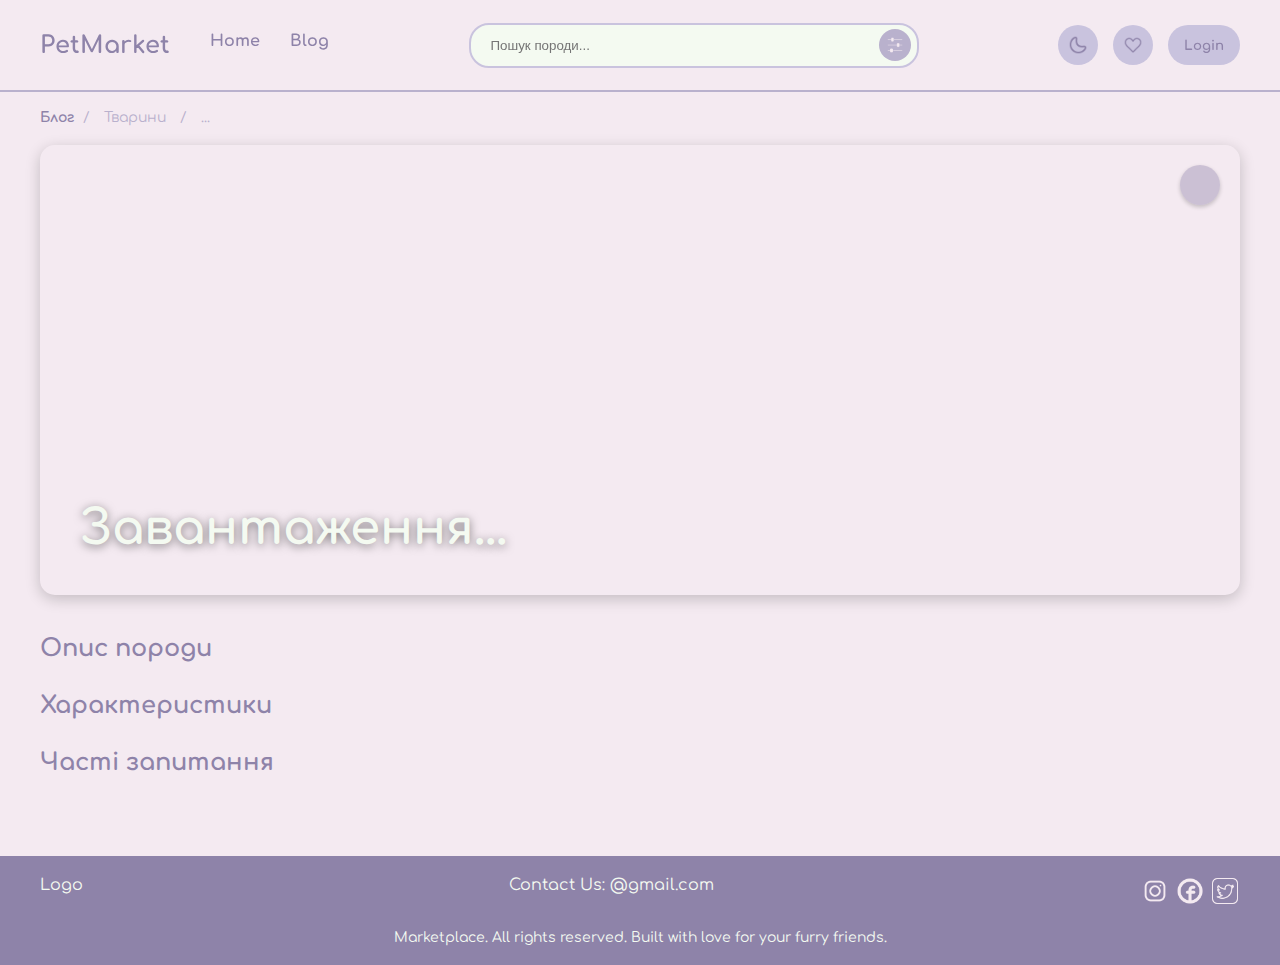
<file: breed-details.html>
<!DOCTYPE html>
<html lang="uk">
<head>
    <meta charset="UTF-8">
    <meta name="viewport" content="width=device-width, initial-scale=1.0">
    <title>PetMarket - Деталі породи</title>
    <link rel="icon" href="1/favicon.png" type="image/png">
    
    <script>
        (function() {
            if (localStorage.getItem('theme') === 'dark') {
                document.documentElement.classList.add('dark-theme');
            }
        })();
    </script>
    <link rel="preconnect" href="https://fonts.googleapis.com">
    <link rel="preconnect" href="https://fonts.gstatic.com" crossorigin>
    <link href="https://fonts.googleapis.com/css2?family=Comfortaa:wght@300;400;700&display=swap" rel="stylesheet">
    
    <script src="local-database.js"></script>
    <script src="theme.js"></script>
    <script src="auth.js"></script>

    <style>
        :root {
            --bg-page: #F4EAF1; --purple-question: #C9C3DE; --purple-answer: #E2DAEA; --purple-line: #B9B1CD; --purple-text: #8E83A9; --purple-accent: #B6A8CA; --container-width: 1230px; --text-color: #8E83A9; --bg-element: #F4FAF1; --purple-light: #C9C3DE; --purple-medium: #B9B1CD; --footer-bg: #8E83A9; --footer-text: #F4FAF1;
        }

        html.dark-theme, body.dark-theme, html.dark-theme body {
            --bg-page: #2E2B36; --bg-element: #3F3D4B; --purple-question: #4A4758; --purple-answer: #5D5A6E; --purple-line: #5D5A6E; --purple-text: #F4EAF1; --text-color: #F4EAF1; --purple-light: #4A4758; --purple-medium: #5D5A6E; --footer-bg: #1F1D24; --footer-text: #C9C3DE;
        }

        * { box-sizing: border-box; margin: 0; padding: 0; }
        body { font-family: 'Comfortaa', cursive, sans-serif; background-color: var(--bg-page); color: var(--text-color); margin: 0; transition: color 0.3s; }
        body.loaded { transition: background-color 0.3s, color 0.3s; }
        a { text-decoration: none; color: inherit; }
        button { border: none; cursor: pointer; font-family: 'Comfortaa'; }
        .container { width: 100%; max-width: var(--container-width); margin: 0 auto; padding: 0 15px; }
        
        .header-wrapper { width: 100%; background: var(--bg-page); box-shadow: 0 2px 0 0 #B9B1CD; position: sticky; top: 0; z-index: 100; transition: background-color 0.3s; }
        .header { display: flex; align-items: center; justify-content: space-between; height: 90px; }
        .header-left { display: flex; gap: 40px; }
        .logo { font-weight: 700; font-size: 24px; color: var(--text-color); }
        .nav-menu { display: flex; gap: 30px; }
        .nav-link { font-weight: 700; color: var(--text-color); }
        .search-bar-container { position: relative; width: 450px; height: 45px; }
        .search-input { width: 100%; height: 100%; background: var(--bg-element); border: 2px solid var(--purple-question); border-radius: 20px; padding: 0 50px 0 20px; outline: none; color: var(--text-color); transition: background 0.3s; }
        .filter-btn-mini { position: absolute; right: 8px; top: 50%; transform: translateY(-50%); width: 32px; height: 32px; background: var(--purple-line); border-radius: 50%; display: flex; align-items: center; justify-content: center; }
        .header-icons { display: flex; gap: 15px; }
        .icon-btn { width: 40px; height: 40px; border-radius: 50%; background-color: var(--purple-question); display: flex; align-items: center; justify-content: center; transition: background 0.3s; }
        .icon-btn img { width: 20px; }
        .login-btn { padding: 8px 16px; background: var(--purple-question); border-radius: 20px; font-weight: 700; color: var(--text-color); transition: background 0.3s; }
        
        @media (max-width: 900px) { .header { height: auto; padding-bottom: 15px; gap: 15px; } .search-bar-container { order: 3; width: 100%; margin-top: 10px; } .nav-menu { display: none; } .header-left { width: 100%; justify-content: space-between; } .header-icons { margin-left: auto; } }

        .breadcrumbs { margin: 20px 0; font-size: 14px; color: var(--purple-line); }
        .breadcrumbs a { font-weight: 700; color: var(--text-color); }
        .breadcrumbs span { margin: 0 5px; }

        .breed-hero { position: relative; width: 100%; height: 450px; border-radius: 15px; overflow: hidden; margin-bottom: 40px; background-size: cover; background-position: center; box-shadow: 0 4px 15px rgba(0,0,0, 0.2); display: flex; align-items: flex-end; padding: 40px; }
        .breed-hero-title { font-size: 48px; font-weight: 700; color: #F4FAF1; text-shadow: 0 2px 10px rgba(0,0,0,0.5); z-index: 2; }
        .hero-like-btn { position: absolute; top: 20px; right: 20px; width: 40px; height: 40px; background-color: rgba(142, 131, 169, 0.4); border-radius: 50%; background-size: 24px; background-position: center; background-repeat: no-repeat; border: none; cursor: pointer; z-index: 3; transition: transform 0.2s; box-shadow: 0 2px 4px rgba(0,0,0,0.2); }
        .hero-like-btn:hover { transform: scale(1.1); }

        .breed-info-section, .breed-specs-section { background: transparent; padding: 0; margin-bottom: 30px; border: none; box-shadow: none; }
        .breed-info-title, .specs-title { font-size: 24px; font-weight: 700; margin-bottom: 20px; color: var(--text-color); }
        .breed-description p { font-size: 16px; line-height: 1.6; margin-bottom: 15px; text-align: justify; color: var(--text-color); }
        .spec-row { display: flex; justify-content: space-between; align-items: center; padding: 18px 0; border-top: 1px solid var(--purple-line); font-size: 16px; }
        .spec-row:last-child { border-bottom: 1px solid var(--purple-line); }
        .spec-label { font-weight: 700; color: var(--text-color); }
        .spec-value { color: var(--text-color); font-weight: 400; }

        .faq-section { margin-bottom: 80px; }
        .faq-title { font-size: 24px; font-weight: 700; margin-bottom: 25px; color: var(--text-color); }
        .accordion-item { border-radius: 12px; margin-bottom: 15px; overflow: hidden; }
        .accordion-header { background-color: var(--purple-question); padding: 20px 25px; cursor: pointer; display: flex; justify-content: space-between; align-items: center; transition: background-color 0.2s; }
        .accordion-title { font-weight: 700; font-size: 16px; color: var(--purple-text); }
        .accordion-icon-img { width: 14px; height: 14px; object-fit: contain; transition: transform 0.3s ease; transform: rotate(180deg); }
        .accordion-item.active .accordion-icon-img { transform: rotate(-90deg); }
        .accordion-content { max-height: 0; overflow: hidden; transition: max-height 0.3s ease-out; background-color: var(--purple-answer); }
        .accordion-content p { padding: 20px 25px; font-size: 15px; line-height: 1.6; color: var(--purple-text); margin: 0; }

        .footer { background: var(--footer-bg); color: var(--footer-text); padding: 20px 0; margin-top: 40px; transition: background-color 0.3s; }
        .footer-content { display: flex; justify-content: space-between; padding-bottom: 20px; }
        .social-icon img { width: 30px; }
        .footer-copyright { text-align: center; font-size: 14px; }
        
        /* AUTH MODAL */
        .auth-overlay { position: fixed; top: 0; left: 0; width: 100%; height: 100%; background: rgba(0,0,0,0.5); z-index: 3000; display: none; justify-content: center; align-items: center; }
        .auth-overlay.open { display: flex; }
        .auth-box { background: var(--bg-element); padding: 30px; border-radius: 20px; width: 350px; text-align: center; }
        .auth-title { font-size: 24px; font-weight: 700; margin-bottom: 20px; color: var(--text-color); }
        .auth-input { width: 100%; padding: 12px; margin-bottom: 15px; border-radius: 10px; border: 1px solid var(--purple-light); background: var(--bg-page); color: var(--text-color); }
        .auth-btn { width: 100%; padding: 12px; background: var(--purple-accent); color: white; border-radius: 10px; font-weight: 700; margin-bottom: 10px; cursor: pointer; }
        .auth-close { float: right; cursor: pointer; color: var(--text-color); font-size: 20px; }
        .auth-link { font-size: 12px; color: var(--purple-dark); cursor: pointer; text-decoration: underline; }
    </style>
</head>
<body>
    <div class="header-wrapper">
        <div class="container">
            <header class="header">
                <div class="header-left">
                    <div class="logo">PetMarket</div>
                    <nav class="nav-menu">
                        <a href="index.html" class="nav-link">Home</a>
                        <a href="blog.html" class="nav-link active">Blog</a>
                    </nav>
                </div>
                <div class="search-bar-container">
                    <input type="text" class="search-input" placeholder="Пошук породи...">
                    <button class="filter-btn-mini"><img src="1/Filtre.png" style="width: 16px;"></button>
                </div>
                <div class="header-icons">
                    <button class="icon-btn" id="theme-toggle"><img src="1/Moon1.png" id="theme-icon"></button>
                    <button class="icon-btn"><img src="1/Like1.png" style="width: 20px;"></button>
                    <button class="login-btn" id="loginBtn" onclick="openLogin()">Login</button>
                </div>
            </header>
        </div>
    </div>
    
    <!-- AUTH MODAL -->
    <div class="auth-overlay" id="authModal">
        <div class="auth-box">
            <span class="auth-close" onclick="closeLogin()">&times;</span>
            <div class="auth-title" id="authTitle">Authorization</div>
            <input type="text" id="login-email" class="auth-input" placeholder="Login">
            <input type="password" id="login-pass" class="auth-input" placeholder="Password">
            <button class="auth-btn" id="authActionBtn" onclick="performLogin()">Sign In</button>
            <p class="auth-link" id="authSwitch" onclick="switchAuthMode()">New here? Register</p>
        </div>
    </div>

    <div class="container">
        <div class="breadcrumbs">
            <a href="blog.html">Блог</a> <span>/</span> <span id="bc-category">Тварини</span> <span>/</span> <span id="bc-breed">...</span>
        </div>

        <div class="breed-hero" id="breed-hero">
            <button class="hero-like-btn" id="hero-like-btn"></button>
            <h1 class="breed-hero-title" id="breed-title">Завантаження...</h1>
        </div>

        <section class="breed-info-section">
            <h2 class="breed-info-title">Опис породи</h2>
            <div class="breed-description" id="breed-desc-container"></div>
        </section>

        <section class="breed-specs-section">
            <div class="specs-title">Характеристики</div>
            <div id="specs-container"></div>
        </section>

        <section class="faq-section">
            <h2 class="faq-title">Часті запитання</h2>
            <div id="faq-container"></div>
        </section>
    </div>

    <footer class="footer">
        <div class="container">
            <div class="footer-content">
                <div class="footer-logo"><span>Logo</span></div>
                <div class="footer-contact"><span>Contact Us: </span><span>@gmail.com</span></div>
                <div class="footer-social">
                    <a href="#" class="social-icon"><img src="1/insta.png"></a>
                    <a href="#" class="social-icon"><img src="1/Face.png"></a>
                    <a href="#" class="social-icon"><img src="1/Tw.png"></a>
                </div>
            </div>
            <div class="footer-copyright"><p>Marketplace. All rights reserved. Built with love for your furry friends.</p></div>
        </div>
    </footer>

    <script>
        function toggleLike(id, category, btn) {
            if (typeof window.LocalDB === 'undefined') return;
            if (!window.LocalDB.getCurrentUser()) {
                openLogin();
                return;
            }
            const isLiked = window.LocalDB.toggleFavorite(id, category);
            if (isLiked) {
                btn.style.backgroundImage = "url('1/LikeW2.png')";
            } else {
                btn.style.backgroundImage = "url('1/LikeW1.png')";
            }
        }

        function loadBreedDetails() {
            const params = new URLSearchParams(window.location.search);
            const breedId = params.get('id');

            if (!breedId) { console.warn("No breed ID provided."); return; }

            const breed = window.LocalDB.getBreedById(breedId);

            if (!breed) {
                document.getElementById('breed-title').textContent = "Породу не знайдено";
                return;
            }

            window.LocalDB.addToRecentlyViewed(breedId, 'breed');

            document.title = `PetMarket - ${breed.name}`;
            document.getElementById('bc-category').textContent = breed.species;
            document.getElementById('bc-breed').textContent = breed.name;
            
            const imageUrl = breed.image_url || '1/dog.png';
            const hero = document.getElementById('breed-hero');
            hero.style.backgroundImage = `linear-gradient(0.02deg, rgba(142, 131, 169, 0.9) 0.02%, rgba(201, 195, 222, 0.4) 60.09%, rgba(201, 195, 222, 0.1) 99.98%), url('${imageUrl}')`;
            document.getElementById('breed-title').textContent = breed.name;

            const likeBtn = document.getElementById('hero-like-btn');
            const isLiked = window.LocalDB.isFavorite(breed.id);
            // Default state
            likeBtn.style.backgroundImage = isLiked ? "url('1/LikeW2.png')" : "url('1/LikeW1.png')";
            likeBtn.onclick = () => toggleLike(breed.id, 'Blog', likeBtn);

            document.getElementById('breed-desc-container').innerHTML = breed.full_description || '<p>Опис наразі відсутній.</p>';
            
            const specs = [
                { label: 'Розмір', value: breed.size || '-' }, 
                { label: 'Складність догляду', value: breed.care_difficulty || '-' },
                { label: 'Властивий темперамент', value: breed.temperament || '-' },
                { label: 'Навчаність', value: breed.trainability || '-' },
                { label: 'Тривалість життя', value: breed.life_span || '-' },
                { label: 'Ціна', value: breed.price_range || '-' }
            ];

            const specsContainer = document.getElementById('specs-container');
            specsContainer.innerHTML = specs.map(spec => `
                <div class="spec-row">
                    <span class="spec-label">${spec.label}</span>
                    <span class="spec-value">${spec.value}</span>
                </div>
            `).join('');

            const faqContainer = document.getElementById('faq-container');
            if (breed.faq_json && Array.isArray(breed.faq_json) && breed.faq_json.length > 0) {
                faqContainer.innerHTML = breed.faq_json.map(item => `
                    <div class="accordion-item">
                        <div class="accordion-header">
                            <span class="accordion-title">${item.q}</span>
                            <img src="1/arrows_down.png" class="accordion-icon-img" alt="toggle">
                        </div>
                        <div class="accordion-content"><p>${item.a}</p></div>
                    </div>
                `).join('');
                initAccordion();
            } else {
                faqContainer.innerHTML = '<p>Немає частих запитань.</p>';
            }
        }

        function initAccordion() {
            const accordions = document.querySelectorAll('.accordion-header');
            accordions.forEach(acc => {
                acc.addEventListener('click', () => {
                    const item = acc.parentElement;
                    const content = item.querySelector('.accordion-content');
                    item.classList.toggle('active');
                    if (item.classList.contains('active')) {
                        content.style.maxHeight = content.scrollHeight + "px";
                    } else {
                        content.style.maxHeight = null;
                    }
                });
            });
        }

        document.addEventListener('DOMContentLoaded', () => {
            updateLoginButton();
            setTimeout(() => document.body.classList.add('loaded'), 100);
            loadBreedDetails();
        });
    </script>
</body>
</html>
</file>
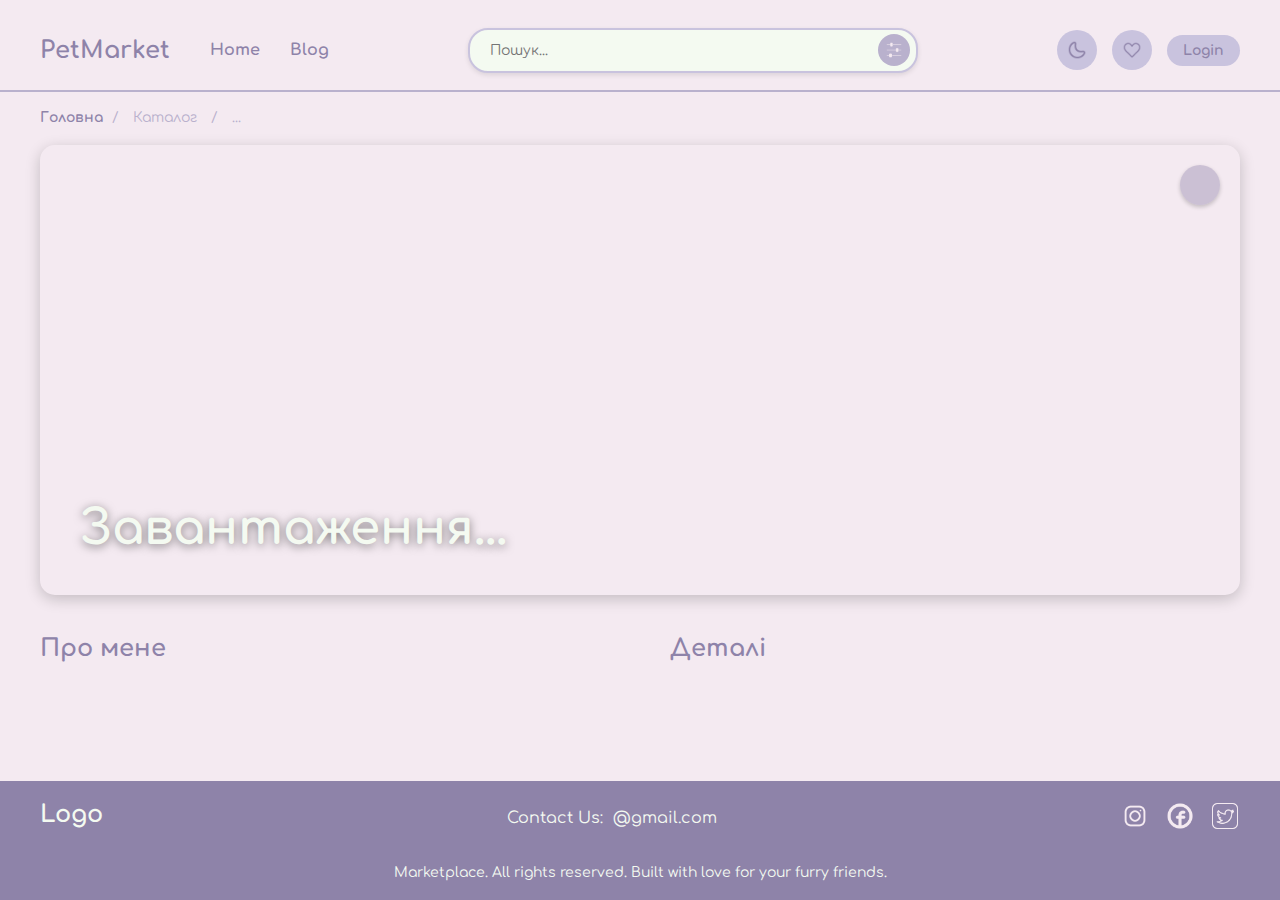
<file: pet-details.html>
<!DOCTYPE html>
<html lang="uk">
<head>
    <meta charset="UTF-8">
    <meta name="viewport" content="width=device-width, initial-scale=1.0">
    <title>PetMarket - Оголошення</title>
    <link rel="icon" href="1/favicon.png" type="image/png">
    
    <script>
        (function() {
            if (localStorage.getItem('theme') === 'dark') {
                document.documentElement.classList.add('dark-theme');
            }
        })();
    </script>
    <link rel="preconnect" href="https://fonts.googleapis.com">
    <link rel="preconnect" href="https://fonts.gstatic.com" crossorigin>
    <link href="https://fonts.googleapis.com/css2?family=Comfortaa:wght@300;400;700&display=swap" rel="stylesheet">
    
    <script src="local-database.js"></script>

    <style>
        /* (Ті самі стилі...) */
        :root { --bg-page: #F4EAF1; --purple-question: #C9C3DE; --purple-answer: #E2DAEA; --purple-line: #B9B1CD; --purple-text: #8E83A9; --purple-accent: #B6A8CA; --container-width: 1230px; --text-color: #8E83A9; --purple-light: #C9C3DE; --purple-medium: #B9B1CD; --bg-element: #F4FAF1; --footer-bg: #8E83A9; --footer-text: #F4FAF1; }
        
        html.dark-theme, body.dark-theme, html.dark-theme body {
            --bg-page: #2E2B36; --bg-element: #3F3D4B; --purple-question: #4A4758; --purple-answer: #5D5A6E; --purple-line: #5D5A6E; --purple-text: #F4EAF1; --text-color: #F4EAF1; --purple-light: #4A4758; --purple-medium: #5D5A6E;
            --footer-bg: #1F1D24; --footer-text: #C9C3DE;
        }

        * { box-sizing: border-box; margin: 0; padding: 0; }
        body { font-family: 'Comfortaa', cursive, sans-serif; background-color: var(--bg-page); color: var(--text-color); overflow-x: hidden; display: flex; flex-direction: column; min-height: 100vh; transition: color 0.3s; }
        body.loaded { transition: background-color 0.3s, color 0.3s; }
        a { text-decoration: none; color: inherit; }
        ul { list-style: none; }
        button { font-family: 'Comfortaa', sans-serif; border: none; cursor: pointer; }
        .container { width: 100%; max-width: var(--container-width); margin: 0 auto; padding: 0 15px; }
        
        /* HEADER */
        .header-wrapper { width: 100%; background-color: var(--bg-page); box-shadow: 0 2px 0 0 #B9B1CD; position: sticky; top: 0; z-index: 1000; transition: background 0.3s; }
        .header { display: flex; align-items: center; justify-content: space-between; height: 90px; padding-top: 10px; flex-wrap: wrap; }
        .header-left { display: flex; align-items: center; gap: 40px; }
        .logo { font-weight: 700; font-size: 24px; color: var(--text-color); white-space: nowrap; }
        .nav-menu { display: flex; gap: 30px; }
        .nav-link { font-size: 16px; font-weight: 700; color: var(--text-color); transition: color 0.2s; }
        .nav-link:hover { color: var(--purple-accent); }
        .search-bar-container { position: relative; width: 450px; height: 45px; }
        .search-input { width: 100%; height: 100%; background: var(--bg-element); border: 2px solid var(--purple-question); border-radius: 20px; padding: 0 50px 0 20px; font-family: 'Comfortaa'; font-size: 14px; color: var(--text-color); outline: none; box-shadow: 0 2px 5px rgba(0,0,0, 0.1); transition: background 0.3s; }
        .filter-btn-mini { position: absolute; right: 8px; top: 50%; transform: translateY(-50%); width: 32px; height: 32px; background: var(--purple-line); border-radius: 50%; display: flex; align-items: center; justify-content: center; }
        .header-icons { display: flex; gap: 15px; align-items: center; }
        .icon-btn { width: 40px; height: 40px; border-radius: 50%; background-color: var(--purple-question); display: flex; align-items: center; justify-content: center; transition: background 0.3s; }
        .icon-btn img { width: 20px; height: 20px; object-fit: contain; }
        .login-btn { display: flex; align-items: center; gap: 8px; padding: 8px 16px; background-color: var(--purple-question); border-radius: 20px; font-size: 14px; font-weight: 700; color: var(--text-color); transition: background 0.3s; }
        @media (max-width: 900px) { .header { height: auto; padding-bottom: 15px; gap: 15px; } .search-bar-container { order: 3; width: 100%; margin-top: 10px; } .nav-menu { display: none; } .header-left { width: 100%; justify-content: space-between; } .header-icons { margin-left: auto; } }

        /* BREADCRUMBS */
        .breadcrumbs { margin: 20px 0; font-size: 14px; color: var(--purple-line); }
        .breadcrumbs a { font-weight: 700; color: var(--text-color); }
        .breadcrumbs span { margin: 0 5px; }

        /* HERO */
        .pet-hero { position: relative; width: 100%; height: 450px; border-radius: 15px; overflow: hidden; margin-bottom: 40px; background-size: cover; background-position: center; box-shadow: 0 4px 15px rgba(0,0,0, 0.2); display: flex; align-items: flex-end; padding: 40px; }
        .pet-hero-title { font-size: 48px; font-weight: 700; color: #F4FAF1; text-shadow: 0 2px 10px rgba(0,0,0,0.5); z-index: 2; }
        
        .hero-like-btn { 
            position: absolute; top: 20px; right: 20px; 
            width: 40px; height: 40px; 
            background-color: rgba(142, 131, 169, 0.4); 
            background-size: 24px; 
            background-position: center; 
            background-repeat: no-repeat;
            border: none; cursor: pointer; z-index: 3; transition: transform 0.2s; 
            border-radius: 50%;
            box-shadow: 0 2px 4px rgba(0,0,0,0.2);
        }
        .hero-like-btn:hover { transform: scale(1.1); }

        /* GRID LAYOUT */
        .pet-details-grid { display: grid; grid-template-columns: 1fr 1fr; gap: 60px; margin-bottom: 60px; }
        @media (max-width: 768px) { .pet-details-grid { grid-template-columns: 1fr; gap: 40px; } }

        /* SECTIONS */
        .pet-info-section, .pet-specs-section { background: transparent; padding: 0; border: none; box-shadow: none; }
        .pet-info-title, .specs-title { font-size: 24px; font-weight: 700; margin-bottom: 20px; color: var(--text-color); }
        .pet-description p { font-size: 16px; line-height: 1.6; margin-bottom: 15px; text-align: justify; color: var(--text-color); }
        .spec-row { display: flex; justify-content: space-between; align-items: center; padding: 15px 0; border-top: 1px solid var(--purple-line); font-size: 16px; }
        .spec-row:last-child { border-bottom: 1px solid var(--purple-line); }
        .spec-label { font-weight: 700; color: var(--text-color); }
        .spec-value { color: var(--text-color); font-weight: 400; }

        /* FOOTER */
        .footer { background: var(--footer-bg); color: var(--footer-text); padding: 20px 0; margin-top: auto; transition: background 0.3s; }
        .footer-content { display: flex; justify-content: space-between; padding-bottom: 20px; }
        @media (max-width: 768px) { .footer-content { flex-direction: column; gap: 15px; padding-bottom: 10px; } .footer-contact, .footer-social { justify-content: center; } }
        .footer-logo span { font-size: 24px; font-weight: bold; }
        .footer-contact { display: flex; align-items: center; gap: 10px; }
        .footer-social { display: flex; gap: 15px; }
        .social-icon img { width: 30px; height: 30px; }
        .footer-copyright { text-align: center; padding-top: 10px; font-size: 14px; }

        /* AUTH MODAL STYLES */
        .auth-overlay { position: fixed; top: 0; left: 0; width: 100%; height: 100%; background: rgba(0,0,0,0.5); z-index: 2500; display: none; justify-content: center; align-items: center; }
        .auth-overlay.open { display: flex; }
        .auth-box { background: var(--bg-element); padding: 30px; border-radius: 20px; width: 350px; text-align: center; }
        .auth-title { font-size: 24px; font-weight: 700; margin-bottom: 20px; color: var(--text-color); }
        .auth-input { width: 100%; padding: 12px; margin-bottom: 15px; border-radius: 10px; border: 1px solid var(--purple-light); background: var(--bg-page); color: var(--text-color); }
        .auth-btn { width: 100%; padding: 12px; background: var(--purple-accent); color: white; border-radius: 10px; font-weight: 700; margin-bottom: 10px; cursor: pointer; }
        .auth-close { float: right; cursor: pointer; color: var(--text-color); font-size: 20px; }
        .auth-link { font-size: 12px; color: var(--purple-dark); cursor: pointer; text-decoration: underline; }
    </style>
</head>
<body>
    <div class="header-wrapper">
        <div class="container">
            <header class="header">
                <div class="header-left">
                    <div class="logo">PetMarket</div>
                    <nav class="nav-menu">
                        <a href="index.html" class="nav-link">Home</a>
                        <a href="blog.html" class="nav-link">Blog</a>
                    </nav>
                </div>
                <div class="search-bar-container">
                    <input type="text" class="search-input" placeholder="Пошук...">
                    <button class="filter-btn-mini"><img src="1/Filtre.png" alt="Filter" style="width: 16px; height: 16px;"></button>
                </div>
                <div class="header-icons">
                    <button class="icon-btn" id="theme-toggle"><img src="1/Moon1.png" id="theme-icon"></button>
                    <button class="icon-btn"><img src="1/Like1.png" style="width: 20px;"></button>
                    <button class="login-btn" id="loginBtn" onclick="openLogin()">Login</button>
                </div>
            </header>
        </div>
    </div>

    <!-- AUTH MODAL -->
    <div class="auth-overlay" id="authModal">
        <div class="auth-box">
            <span class="auth-close" onclick="closeLogin()">&times;</span>
            <div class="auth-title" id="authTitle">Authorization</div>
            <input type="text" id="login-email" class="auth-input" placeholder="Login">
            <input type="password" id="login-pass" class="auth-input" placeholder="Password">
            <button class="auth-btn" id="authActionBtn" onclick="performLogin()">Sign In</button>
            <p class="auth-link" id="authSwitch" onclick="switchAuthMode()">New here? Register</p>
        </div>
    </div>

    <div class="container">
        <div class="breadcrumbs">
            <a href="index.html">Головна</a> <span>/</span> <span id="bc-category">Каталог</span> <span>/</span> <span id="bc-pet">...</span>
        </div>

        <div class="pet-hero" id="pet-hero">
            <button class="hero-like-btn" id="hero-like-btn"></button>
            <h1 class="pet-hero-title" id="pet-title">Завантаження...</h1>
        </div>

        <div class="pet-details-grid">
            <section class="pet-info-section">
                <h2 class="pet-info-title">Про мене</h2>
                <div class="pet-description" id="pet-desc-container"></div>
            </section>

            <section class="pet-specs-section">
                <h2 class="specs-title">Деталі</h2>
                <div id="specs-container"></div>
            </section>
        </div>
    </div>

    <footer class="footer">
        <div class="container">
            <div class="footer-content">
                <div class="footer-logo"><span>Logo</span></div>
                <div class="footer-contact"><span>Contact Us: </span><span class="footer-email">@gmail.com</span></div>
                <div class="footer-social">
                    <a href="#" class="social-icon"><img src="1/insta.png" alt="Instagram"></a>
                    <a href="#" class="social-icon"><img src="1/Face.png" alt="Facebook"></a>
                    <a href="#" class="social-icon"><img src="1/Tw.png" alt="Twitter"></a>
                </div>
            </div>
            <div class="footer-copyright"><p>Marketplace. All rights reserved. Built with love for your furry friends.</p></div>
        </div>
    </footer>

    <script src="auth.js"></script>
    <script src="theme.js"></script>
    <script>
        function toggleLike(id, category, btn) {
            if (typeof window.LocalDB === 'undefined') return;
            if (!window.LocalDB.getCurrentUser()) {
                openLogin();
                return;
            }
            const isLiked = window.LocalDB.toggleFavorite(id, category);
            if (isLiked) {
                btn.style.backgroundImage = "url('1/LikeW2.png')";
            } else {
                btn.style.backgroundImage = "url('1/LikeW1.png')";
            }
        }

        function loadPetDetails() {
            const params = new URLSearchParams(window.location.search);
            const petId = params.get('id');

            if (!petId) { console.warn("No Pet ID provided."); return; }

            const pet = window.LocalDB.getPetById(petId);

            if (!pet) {
                document.getElementById('pet-title').textContent = "Оголошення не знайдено";
                return;
            }

            // --- Перегляди ---
            window.LocalDB.addToRecentlyViewed(petId, 'pet');

            const breedName = pet.breeds?.name || 'Тварина';
            document.title = `PetMarket - ${breedName}`;
            document.getElementById('bc-category').textContent = pet.breeds?.species || 'Каталог';
            document.getElementById('bc-pet').textContent = breedName;
            
            const imageUrl = pet.photo_urls[0] || '1/dog.png';

            const hero = document.getElementById('pet-hero');
            hero.style.backgroundImage = `linear-gradient(0.02deg, rgba(142, 131, 169, 0.9) 0.02%, rgba(201, 195, 222, 0.4) 60.09%, rgba(201, 195, 222, 0.1) 99.98%), url('${imageUrl}')`;
            
            document.getElementById('pet-title').textContent = breedName;

            const likeBtn = document.getElementById('hero-like-btn');
            const isLiked = window.LocalDB.isFavorite(pet.id);
            likeBtn.style.backgroundImage = isLiked ? "url('1/LikeW2.png')" : "url('1/LikeW1.png')";
            likeBtn.onclick = () => toggleLike(pet.id, 'Home', likeBtn);

            document.getElementById('pet-desc-container').innerHTML = `<p>${pet.description || 'Опис відсутній.'}</p>`;

            const genderLabel = pet.gender === 'Male' ? 'Хлопчик' : (pet.gender === 'Female' ? 'Дівчинка' : pet.gender);
            
            const specs = [
                { label: 'Стать (Gender)', value: genderLabel },
                { label: 'Забарвлення (Coat color)', value: pet.color || '-' },
                { label: 'Колір очей (Eye color)', value: 'Різний' }, 
                { label: 'Вік (Age)', value: pet.age || '-' },
                { label: 'Місто (City)', value: pet.city || '-' },
                { label: 'Вакцинація (Vaccinated)', value: pet.is_vaccinated ? 'Так' : 'Ні' },
                { label: 'Чип (Microchipped)', value: pet.is_microchipped ? 'Так' : 'Ні' },
                { label: 'Стерилізація (Neutered)', value: pet.is_neutered ? 'Так' : 'Ні' },
                { label: 'Обробка від паразитів', value: pet.is_parasite_treated ? 'Так' : 'Ні' },
                { label: 'Ветпаспорт', value: pet.has_vet_passport ? 'Так' : 'Ні' },
                { label: 'Ціна', value: `${pet.price} $` }
            ];

            const specsContainer = document.getElementById('specs-container');
            specsContainer.innerHTML = specs.map(spec => `
                <div class="spec-row">
                    <span class="spec-label">${spec.label}</span>
                    <span class="spec-value">${spec.value}</span>
                </div>
            `).join('');
        }

        document.addEventListener('DOMContentLoaded', () => {
            updateLoginButton();
            setTimeout(() => document.body.classList.add('loaded'), 100);
            loadPetDetails();
        });
    </script>
</body>
</html>
</file>
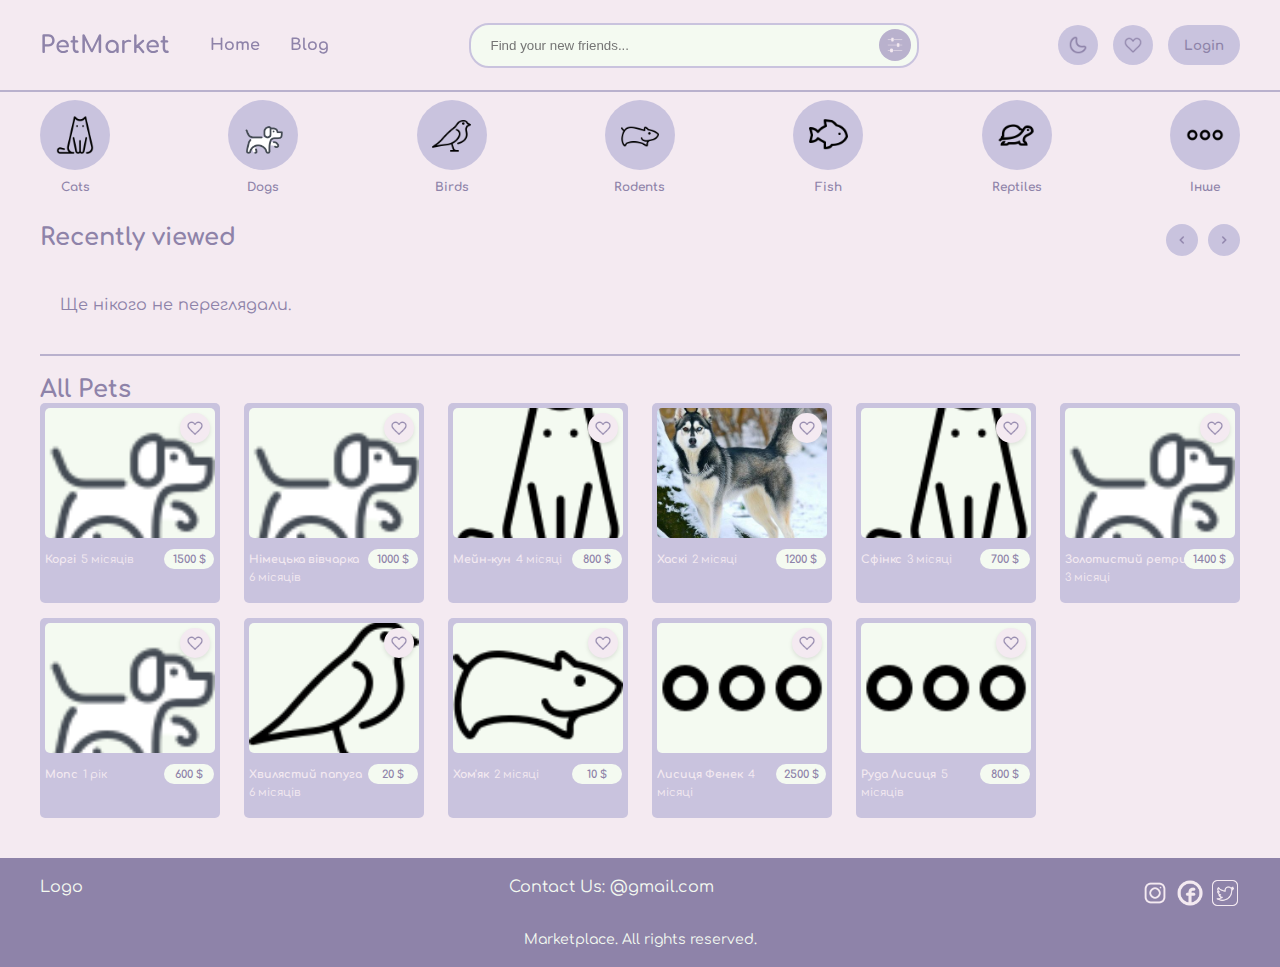
<file: profile.html>
<!DOCTYPE html>
<html lang="uk">
<head>
    <meta charset="UTF-8">
    <meta name="viewport" content="width=device-width, initial-scale=1.0">
    <title>PetMarket - Кабінет</title>
    <link rel="icon" href="1/favicon.png" type="image/png">
    
    <script>
        (function() {
            if (localStorage.getItem('theme') === 'dark') {
                document.documentElement.classList.add('dark-theme');
            }
        })();
    </script>
    <link rel="preconnect" href="https://fonts.googleapis.com">
    <link rel="preconnect" href="https://fonts.gstatic.com" crossorigin>
    <link href="https://fonts.googleapis.com/css2?family=Comfortaa:wght@300;400;700&display=swap" rel="stylesheet">
    
    <script src="local-database.js"></script>
    <script src="theme.js"></script>
    <script src="auth.js"></script>

    <style>
        :root { --bg-page: #F4EAF1; --bg-element: #F4FAF1; --purple-light: #C9C3DE; --purple-medium: #B9B1CD; --purple-accent: #B6A8CA; --purple-dark: #8E83A9; --container-width: 1230px; --text-color: #8E83A9; --card-bg: #C9C3DE; --footer-bg: #8E83A9; --footer-text: #F4FAF1; }
        html.dark-theme, body.dark-theme, html.dark-theme body { --bg-page: #2E2B36; --bg-element: #3F3D4B; --purple-light: #4A4758; --purple-medium: #5D5A6E; --purple-accent: #8E83A9; --purple-dark: #F4EAF1; --text-color: #F4EAF1; --card-bg: #4A4758; --footer-bg: #1F1D24; --footer-text: #C9C3DE; }
        
        * { box-sizing: border-box; margin: 0; padding: 0; }
        body { font-family: 'Comfortaa', cursive, sans-serif; background-color: var(--bg-page); color: var(--text-color); margin: 0; transition: color 0.3s; }
        body.loaded { transition: background-color 0.3s, color 0.3s; }
        a { text-decoration: none; color: inherit; }
        button { border: none; cursor: pointer; font-family: 'Comfortaa'; }
        .container { width: 100%; max-width: var(--container-width); margin: 0 auto; padding: 0 15px; }
        
        /* HEADER (z-index 100) */
        .header-wrapper { width: 100%; background: var(--bg-page); box-shadow: 0 2px 0 0 #B9B1CD; position: sticky; top: 0; z-index: 100; transition: background-color 0.3s; }
        .header { display: flex; justify-content: space-between; align-items: center; height: 90px; }
        .header-left { display: flex; gap: 40px; }
        .logo { font-weight: 700; font-size: 24px; color: var(--text-color); white-space: nowrap; }
        .nav-menu { display: flex; gap: 30px; }
        .nav-link { font-weight: 700; }
        
        .header-icons { display: flex; gap: 15px; position: relative; z-index: 500; }
        .icon-btn { width: 40px; height: 40px; border-radius: 50%; background: var(--purple-light); display: flex; justify-content: center; align-items: center; overflow: hidden; transition: background-color 0.3s; position: relative; cursor: pointer; z-index: 501; }
        .icon-btn img { width: 20px; pointer-events: none; }
        .login-btn { padding: 8px 16px; background: var(--purple-light); border-radius: 20px; font-weight: 700; color: var(--text-color); transition: background 0.3s; cursor: pointer; z-index: 501; position: relative; }

        @media (max-width: 900px) { .header { height: auto; padding-bottom: 15px; gap: 15px; } .nav-menu { display: none; } .header-left { width: 100%; justify-content: space-between; } .header-icons { margin-left: auto; } }

        /* PROFILE HEADER */
        .profile-header { display: flex; align-items: center; justify-content: space-between; margin: 30px 0 20px; }
        .profile-title { font-size: 32px; font-weight: 700; }
        
        .logout-btn-main { background: #8E83A9; color: white; padding: 10px 20px; border-radius: 20px; font-weight: 700; transition: background 0.3s; font-size: 14px; }
        .logout-btn-main:hover { opacity: 0.8; }

        /* TABS */
        .profile-tabs { display: flex; background: var(--purple-light); padding: 5px; border-radius: 25px; margin-bottom: 30px; width: 100%; }
        .tab-btn { flex: 1; padding: 10px 0; border-radius: 20px; background: transparent; color: var(--text-color); font-weight: 700; font-size: 14px; transition: all 0.3s ease; white-space: nowrap; text-align: center; }
        .tab-btn.active { background: var(--bg-element); color: var(--purple-dark); box-shadow: 0 2px 5px rgba(0,0,0,0.1); }

        .tab-content { display: none; animation: fadeIn 0.3s ease; }
        .tab-content.active { display: grid; }
        @keyframes fadeIn { from { opacity: 0; transform: translateY(5px); } to { opacity: 1; transform: translateY(0); } }

        .pets-grid { grid-template-columns: repeat(auto-fill, minmax(180px, 1fr)); gap: 20px; justify-items: center; width: 100%; }
        .blog-grid { grid-template-columns: repeat(auto-fill, minmax(280px, 1fr)); gap: 20px; justify-content: space-between; width: 100%; }

        /* CARDS */
        a.pet-card { display: flex; flex-direction: column; align-items: center; padding: 5px; gap: 6px; width: 180px; height: 200px; background: var(--card-bg); border-radius: 5px; text-decoration: none; position: relative; z-index: 1; transition: background 0.3s; }
        a.pet-card:hover { transform: translateY(-5px); box-shadow: 0 10px 15px rgba(0,0,0, 0.2); z-index: 10; }
        .pet-card-image-area { width: 170px; height: 130px; background: var(--bg-element); border-radius: 5px; background-size: cover; background-position: center; position: relative; transition: background 0.3s; }
        .pet-card-info { display: flex; width: 170px; padding-top: 5px; }
        .pet-card-text { width: 119px; }
        .pet-title { font-size: 11px; font-weight: 700; color: #F4EAF1; white-space: nowrap; overflow: hidden; text-overflow: ellipsis; }
        .pet-age { font-size: 11px; color: #F4EAF1; }
        .price-badge { width: 50px; height: 20px; background: var(--bg-element); border-radius: 50px; font-size: 11px; font-weight: 700; color: var(--purple-dark); display: flex; justify-content: center; align-items: center; transition: background 0.3s; }

        a.breed-card { position: relative; width: 100%; height: 200px; border-radius: 10px; display: flex; align-items: flex-end; padding: 15px; box-shadow: 0 4px 6px rgba(0,0,0,0.1); cursor: pointer; transition: transform 0.2s; text-decoration: none; z-index: 1; }
        a.breed-card:hover { transform: translateY(-5px); }
        .breed-title { font-weight: 700; font-size: 18px; color: #F4FAF1; text-shadow: 0 2px 4px rgba(0,0,0,0.5); z-index: 2; }
        .like-button { position: absolute; top: 5px; right: 5px; width: 30px; height: 30px; background-color: #F4EAF1; background-size: 18px; background-position: center; background-repeat: no-repeat; border-radius: 50%; z-index: 2; border: none; cursor: pointer; box-shadow: 0 2px 4px rgba(0,0,0,0.1); }
        a.breed-card .like-button { background-color: rgba(142, 131, 169, 0.6); }

        /* CREATE AD BUTTON CARD */
        .create-ad-card {
            background: linear-gradient(135deg, #B6A8CA 0%, #C9C3DE 100%) !important;
            justify-content: center !important; 
            gap: 15px !important;
        }
        
        .plus-icon-circle {
            width: 50px; height: 50px;
            border-radius: 50%;
            background: rgba(255, 255, 255, 0.4);
            display: flex; align-items: center; justify-content: center;
            font-size: 32px; font-weight: 700; color: white;
            box-shadow: 0 4px 10px rgba(0,0,0,0.1);
            transition: transform 0.3s;
        }
        
        .create-ad-card:hover .plus-icon-circle {
            transform: scale(1.1) rotate(90deg);
        }

        .create-ad-text { 
            font-size: 14px; 
            font-weight: 700; 
            color: white; 
            text-align: center;
        }

        .empty-message { text-align: center; color: var(--purple-medium); font-size: 18px; padding: 40px 0; width: 100%; grid-column: 1 / -1; }

        .footer { background: var(--footer-bg); color: var(--footer-text); padding: 20px 0; margin-top: auto; transition: background-color 0.3s; }
        .footer-content { display: flex; justify-content: space-between; padding-bottom: 20px; }
        .footer-social { display: flex; gap: 15px; }
        .social-icon img { width: 30px; }
        .footer-copyright { text-align: center; font-size: 14px; }
    </style>
</head>
<body>
    <div class="header-wrapper">
        <div class="container">
            <header class="header">
                <div class="header-left">
                    <div class="logo">PetMarket</div>
                    <nav class="nav-menu">
                        <a href="index.html" class="nav-link">Home</a>
                        <a href="blog.html" class="nav-link">Blog</a>
                    </nav>
                </div>
                <div class="header-icons">
                    <button class="icon-btn" id="theme-toggle"><img src="1/Moon1.png" id="theme-icon"></button>
                    <button class="icon-btn"><img src="1/Like1.png" style="width: 20px;"></button>
                    <button class="login-btn" id="loginBtn" onclick="openLogin()">Login</button>
                </div>
            </header>
        </div>
    </div>

    <div class="container" style="min-height: 60vh;">
        <div class="profile-header">
            <div class="profile-title">Мій кабінет</div>
            <button class="logout-btn-main" onclick="doLogout()">Вийти</button>
        </div>

        <div class="profile-tabs">
            <button class="tab-btn active" onclick="switchTab('pets')">Оголошення</button>
            <button class="tab-btn" onclick="switchTab('breeds')">Породи</button>
            <button class="tab-btn" onclick="switchTab('my-ads')">Мої</button>
        </div>

        <!-- CONTENT -->
        <div id="tab-pets" class="tab-content active pets-grid"></div>
        <div id="tab-breeds" class="tab-content blog-grid"></div>

        <div id="tab-my-ads" class="tab-content pets-grid">
        </div>
    </div>

    <footer class="footer">
        <div class="container">
            <div class="footer-content">
                <div class="footer-logo"><span>Logo</span></div>
                <div class="footer-contact"><span>Contact Us: </span><span>@gmail.com</span></div>
                <div class="footer-social">
                    <a href="#" class="social-icon"><img src="1/insta.png"></a>
                    <a href="#" class="social-icon"><img src="1/Face.png"></a>
                    <a href="#" class="social-icon"><img src="1/Tw.png"></a>
                </div>
            </div>
            <div class="footer-copyright"><p>Marketplace. All rights reserved.</p></div>
        </div>
    </footer>

    <script>
        function doLogout() {
            if(confirm("Вийти з акаунту?")) {
                window.LocalDB.logoutUser();
                window.location.href = 'index.html';
            }
        }

        function switchTab(tabName) {
            document.querySelectorAll('.tab-btn').forEach(btn => btn.classList.remove('active'));
            
            const buttons = document.querySelectorAll('.tab-btn');
            if(tabName === 'pets') buttons[0].classList.add('active');
            if(tabName === 'breeds') buttons[1].classList.add('active');
            if(tabName === 'my-ads') buttons[2].classList.add('active');

            document.querySelectorAll('.tab-content').forEach(content => content.classList.remove('active'));
            document.getElementById(`tab-${tabName}`).classList.add('active');
        }

        function toggleLikeProfile(event, id, category, isBreed) {
            event.preventDefault(); event.stopPropagation();
            const isLiked = window.LocalDB.toggleFavorite(id, category);
            if (!isLiked) {
                const card = event.target.closest('a');
                if(card) card.remove();
                
                const containerId = isBreed ? 'tab-breeds' : 'tab-pets';
                const grid = document.getElementById(containerId);
                const cards = grid.querySelectorAll('a');
                if(cards.length === 0) {
                    const msg = isBreed ? 'Немає вподобаних порід.' : 'Немає вподобаних оголошень.';
                    grid.innerHTML = `<p class="empty-message">${msg}</p>`;
                }
            }
        }

        function loadProfileData() {
            const user = window.LocalDB.getCurrentUser();
            if(!user) { window.location.href = 'index.html'; return; }

            const favorites = window.LocalDB.getUserFavorites();
            const myPets = window.LocalDB.getUserPets(user.id);
            
            const petsContainer = document.getElementById('tab-pets');
            const breedsContainer = document.getElementById('tab-breeds');
            const myAdsContainer = document.getElementById('tab-my-ads');
            
            petsContainer.innerHTML = '';
            breedsContainer.innerHTML = '';
            myAdsContainer.innerHTML = '';

            // 1. FAVORITES
            let hasPets = false;
            let hasBreeds = false;

            favorites.forEach(fav => {
                if (fav.category === 'Home' || fav.category === 'Pet') {
                    const pet = window.LocalDB.getPetById(fav.target_id);
                    if (pet) {
                        hasPets = true;
                        const img = pet.photo_urls[0] || '1/dog.png';
                        petsContainer.insertAdjacentHTML('beforeend', `
                        <a href="pet-details.html?id=${pet.id}" class="pet-card">
                            <div class="pet-card-image-area" style="background-image: url('${img}');">
                                <button class="like-button" style="background-image: url('1/Like2.png')" onclick="toggleLikeProfile(event, '${pet.id}', 'Home', false)"></button>
                            </div>
                            <div class="pet-card-info">
                                <div class="pet-card-text">
                                    <span class="pet-title">${pet.breeds.name}</span>
                                    <span class="pet-age">${pet.age}</span>
                                </div>
                                <div class="price-badge">${pet.price} $</div>
                            </div>
                        </a>`);
                    }
                } else if (fav.category === 'Blog' || fav.category === 'Breed') {
                    const breed = window.LocalDB.getBreedById(fav.target_id);
                    if (breed) {
                        hasBreeds = true;
                        breedsContainer.insertAdjacentHTML('beforeend', `
                        <a href="breed-details.html?id=${breed.id}" class="breed-card" style="background: linear-gradient(0.02deg, rgba(142, 131, 169, 0.9) 0.02%, rgba(201, 195, 222, 0.4) 60.09%, rgba(201, 195, 222, 0.1) 99.98%), url('${breed.image_url}'); background-size: cover; background-position: center;">
                            <button class="like-button" style="background-image: url('1/LikeW2.png')" onclick="toggleLikeProfile(event, '${breed.id}', 'Blog', true)"></button>
                            <span class="breed-title">${breed.name}</span>
                        </a>`);
                    }
                }
            });

            if (!hasPets) petsContainer.innerHTML = '<p class="empty-message">Немає вподобаних оголошень.</p>';
            if (!hasBreeds) breedsContainer.innerHTML = '<p class="empty-message">Немає вподобаних порід.</p>';

            myAdsContainer.insertAdjacentHTML('beforeend', `
                <a href="add-ad.html" class="pet-card create-ad-card">
                    <div class="plus-icon-circle">+</div>
                    <span class="create-ad-text">Створити оголошення</span>
                </a>
            `);

            if (myPets.length > 0) {
                myPets.forEach(pet => {
                    const img = pet.photo_urls[0] || '1/dog.png';
                    myAdsContainer.insertAdjacentHTML('beforeend', `
                    <a href="pet-details.html?id=${pet.id}" class="pet-card">
                        <div class="pet-card-image-area" style="background-image: url('${img}');"></div>
                        <div class="pet-card-info">
                            <div class="pet-card-text">
                                <span class="pet-title">${pet.breeds.name}</span>
                                <span class="pet-age">${pet.age}</span>
                            </div>
                            <div class="price-badge">${pet.price} $</div>
                        </div>
                    </a>`);
                });
            }
        }

        document.addEventListener('DOMContentLoaded', () => {
            setTimeout(() => document.body.classList.add('loaded'), 100);
            updateLoginButton(); 
            loadProfileData();
        });
    </script>
</body>
</html>
</file>
